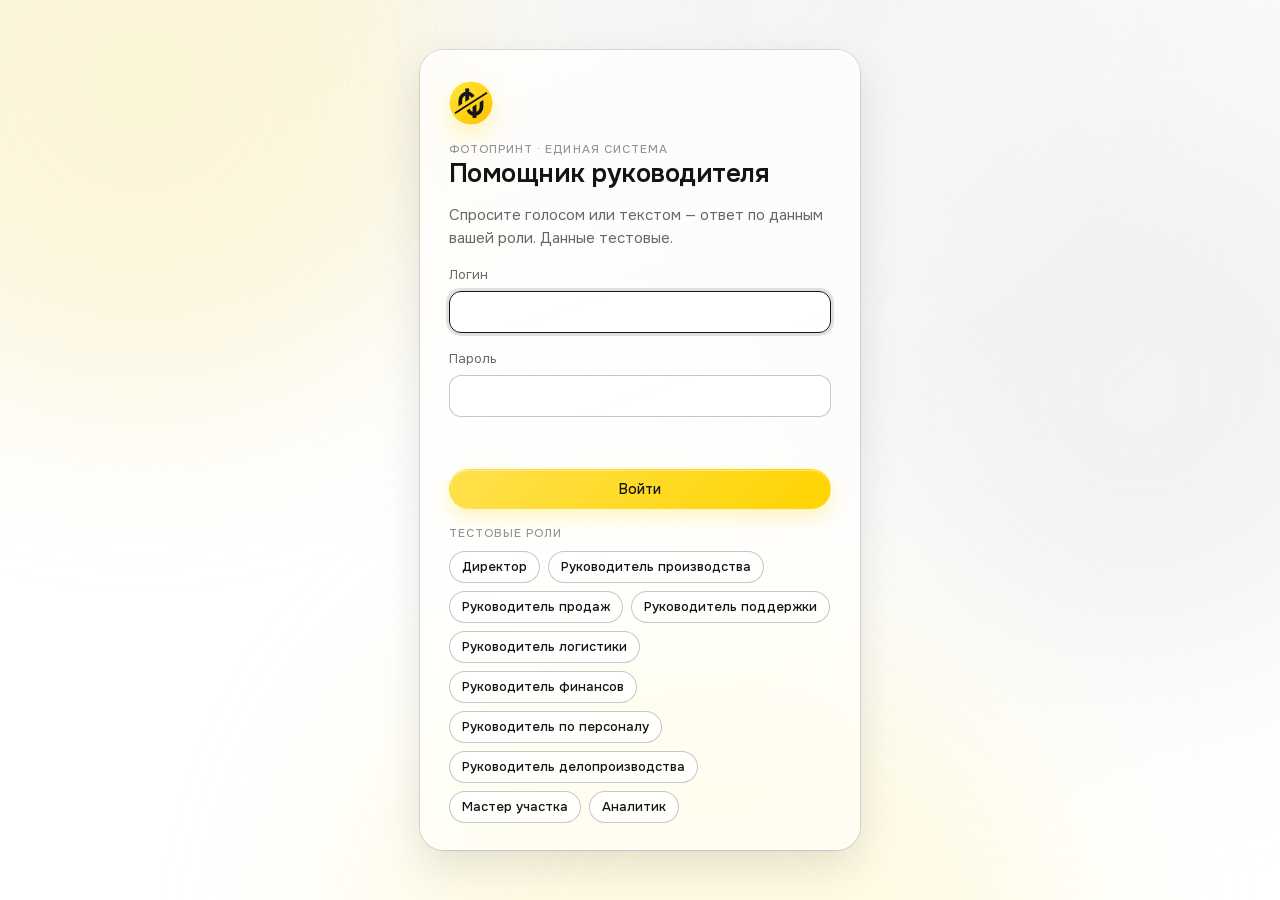
<file: helper/index.html>
<!doctype html>
<html lang="ru">
<head>
<meta charset="utf-8">
<meta name="viewport" content="width=device-width, initial-scale=1, viewport-fit=cover">
<meta name="theme-color" content="#FFFFFF">
<meta name="application-name" content="Помощник руководителя">
<meta name="mobile-web-app-capable" content="yes">
<meta name="apple-mobile-web-app-capable" content="yes">
<meta name="apple-mobile-web-app-title" content="Помощник">
<meta name="apple-mobile-web-app-status-bar-style" content="default">
<meta name="description" content="Помощник руководителя «Фотопринта»: спросите голосом или текстом — ответ по данным вашей роли, с графиком и источником.">
<link rel="manifest" href="/helper/manifest.webmanifest">
<link rel="icon" type="image/png" href="/helper/icon-192.png">
<link rel="apple-touch-icon" href="/helper/apple-touch-icon.png">
<title>Помощник руководителя · Фотопринт</title>
<link rel="stylesheet" href="/shared/fonts/fonts.css">
<link rel="stylesheet" href="/shared/glass.css">
<link rel="stylesheet" href="/t1/style.css">
<link rel="stylesheet" href="/t1/studio.css">
</head>
<body>
<div class="aurora" aria-hidden="true"><i></i><i></i><i></i></div>
<div id="app"></div>
<div id="layer"></div>
<div id="toasts" role="status" aria-live="polite"></div>
<noscript>Для работы помощника нужен включённый JavaScript.</noscript>
<!-- Это тот же пульт, открытый сразу на помощнике: вход, роли и права — общие. Вход на телефоне запоминается. -->
<script>window.FP_START = 'assistant';</script>
<script src="/t1/studio.js"></script>
<script src="/t1/app.js"></script>
<script src="/shared/install.js"></script>
<script>if ('serviceWorker' in navigator) navigator.serviceWorker.register('/helper/sw.js').catch(() => { });</script>
</body>
</html>
</file>
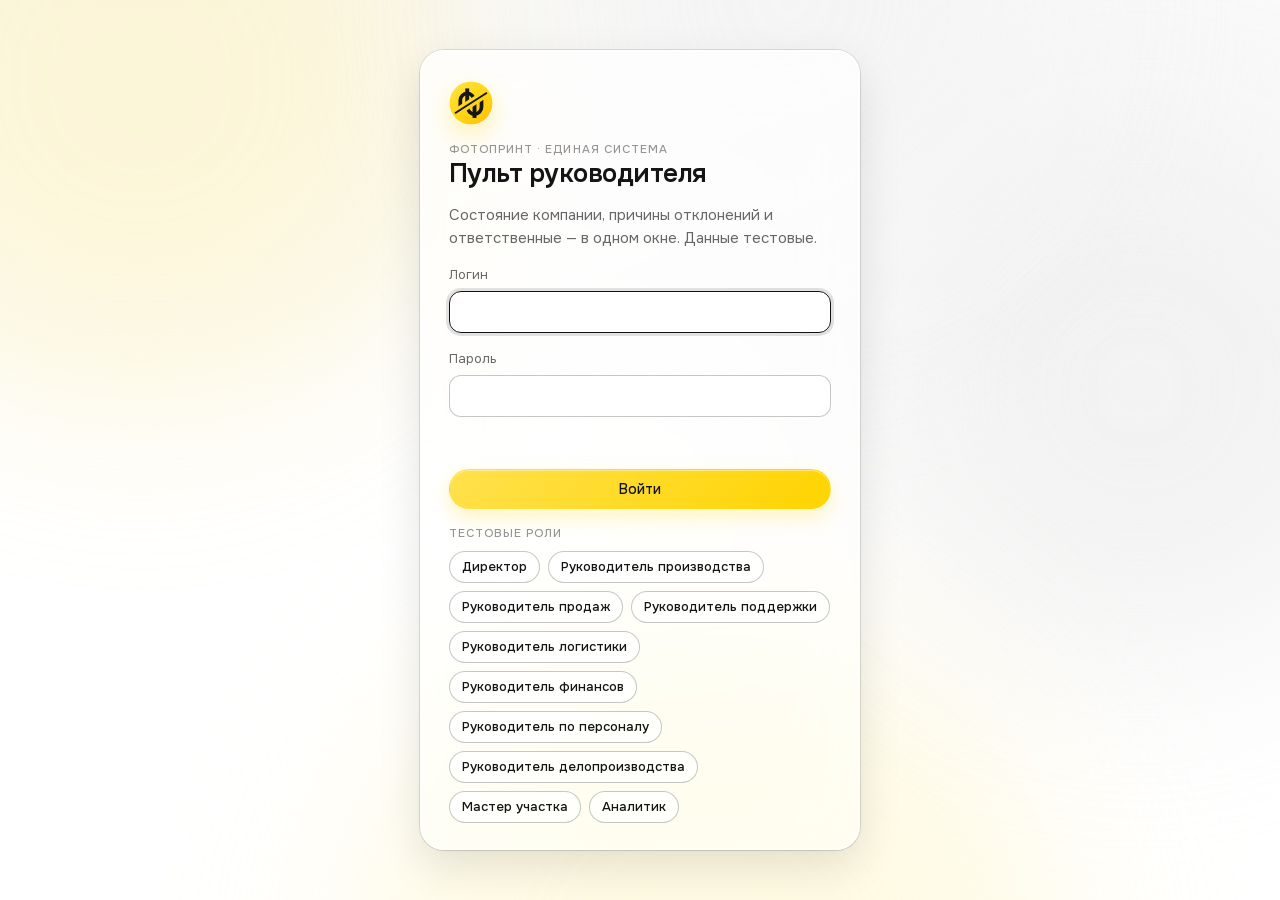
<file: t1/index.html>
<!doctype html>
<html lang="ru">
<head>
<meta charset="utf-8">
<meta name="viewport" content="width=device-width, initial-scale=1, viewport-fit=cover">
<meta name="theme-color" content="#FFFFFF">
<link rel="icon" type="image/svg+xml" href="/shared/brand/fotoprint.svg">
<title>Пульс компании · Фотопринт</title>
<link rel="stylesheet" href="/shared/fonts/fonts.css">
<link rel="stylesheet" href="/shared/glass.css">
<link rel="stylesheet" href="/t1/style.css">
<link rel="stylesheet" href="/t1/studio.css">
</head>
<body>
<div class="aurora" aria-hidden="true"><i></i><i></i><i></i></div>
<div id="app"></div>
<div id="layer"></div>
<div id="toasts" role="status" aria-live="polite"></div>
<noscript>Для работы пульта нужен включённый JavaScript.</noscript>
<script src="/t1/studio.js"></script>
<script src="/t1/app.js"></script>
</body>
</html>
</file>
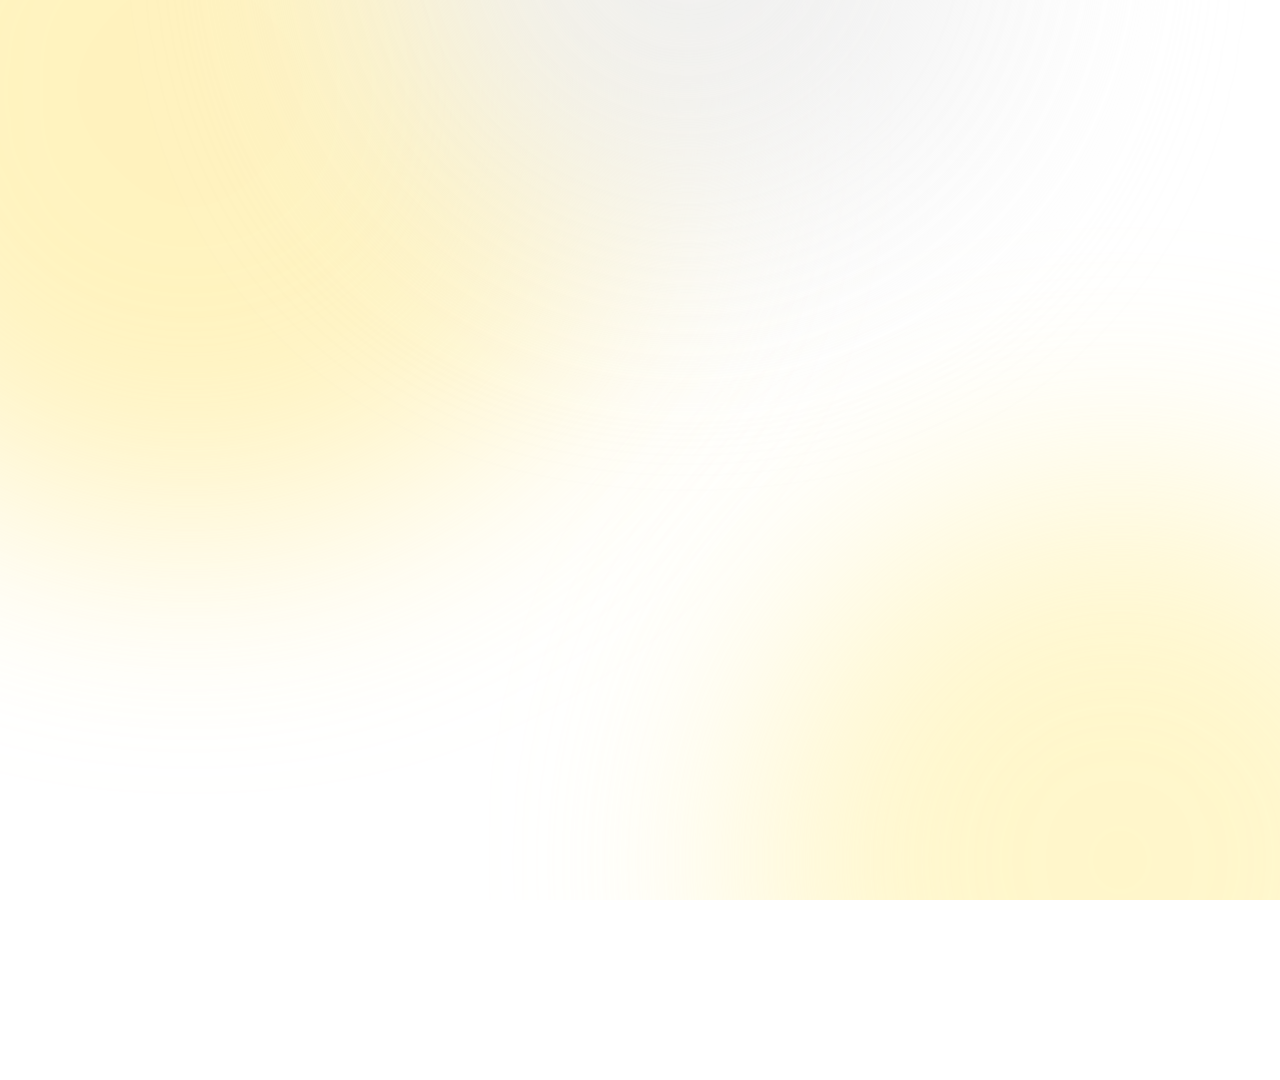
<file: demo-video/comp.html>
<!doctype html>
<html lang="ru">
<head>
<meta charset="utf-8">
<title>Демо-ролик «Фотопринт»</title>
<link rel="stylesheet" href="../shared/fonts/fonts.css">
<style>
  /* Композиция — чистая функция времени: __render(t) расставляет всё по кадру, анимаций по часам нет. */
  :root { --ink: #141414; --ink2: #3a3a3a; --ink3: #6b6b6b; --ink4: #9a9a9a; --y: #FFD400; --y2: #FFE869; --line: rgba(20, 20, 20, .1);
    --sans: 'Onest', system-ui, sans-serif; --mono: 'JetBrains Mono', ui-monospace, monospace; }
  * { box-sizing: border-box; margin: 0; padding: 0; }
  html, body { width: 1920px; height: 1080px; overflow: hidden; background: #fff; }
  body { font-family: var(--sans); color: var(--ink); -webkit-font-smoothing: antialiased; }
  #stage { position: absolute; inset: 0; overflow: hidden; background: #fff; }
  .bg i { position: absolute; border-radius: 50%; filter: blur(120px); }
  .bg .b1 { width: 900px; height: 900px; left: -260px; top: -360px; background: #FFE98A; opacity: .55; }
  .bg .b2 { width: 760px; height: 760px; right: -220px; bottom: -340px; background: #FFF1A8; opacity: .6; }
  .bg .b3 { width: 620px; height: 620px; right: 22%; top: -380px; background: #EFEFEF; opacity: .9; }
  .scene { position: absolute; inset: 0; opacity: 0; will-change: transform, opacity; }

  /* стекло */
  .glass { background: linear-gradient(160deg, rgba(255, 255, 255, .86), rgba(255, 255, 255, .62)); border: 1px solid rgba(255, 255, 255, .9);
    box-shadow: 0 0 0 1px var(--line), 0 30px 90px rgba(0, 0, 0, .12), inset 0 1px 0 #fff; backdrop-filter: blur(24px) saturate(140%); }
  .mark { display: inline-grid; place-items: center; background: linear-gradient(135deg, #FFE14D, #FFD400); color: var(--ink); font-weight: 700; border-radius: 28%; }
  .eyebrow { font: 500 21px var(--mono); letter-spacing: .04em; color: var(--ink3); display: flex; align-items: center; gap: 12px; }
  .eyebrow::before { content: ''; width: 12px; height: 12px; border-radius: 50%; background: var(--y); box-shadow: 0 0 0 1px rgba(20, 20, 20, .25); }
  .w { display: inline-block; white-space: pre; will-change: transform, opacity, filter; }

  /* окно браузера */
  .win { position: absolute; left: 256px; top: 22px; width: 1408px; border-radius: 26px; overflow: hidden; }
  .win-bar { height: 46px; display: flex; align-items: center; gap: 9px; padding: 0 20px; border-bottom: 1px solid var(--line); }
  .win-bar i { width: 13px; height: 13px; border-radius: 50%; background: rgba(20, 20, 20, .16); }
  .win-bar span { margin-left: 18px; font: 500 15px var(--mono); color: var(--ink3); padding: 5px 16px; border-radius: 99px; background: rgba(20, 20, 20, .05); }
  .view { position: relative; width: 1408px; height: 880px; overflow: hidden; background: #fff; }
  .cam { position: absolute; left: 0; top: 0; width: 1408px; height: 880px; transform-origin: 0 0; will-change: transform; }
  .cam img { position: absolute; left: 0; top: 0; width: 1408px; height: 880px; display: block; }
  .cursor { position: absolute; left: 0; top: 0; width: 30px; height: 30px; transform-origin: 0 0; filter: drop-shadow(0 3px 6px rgba(0, 0, 0, .3)); }
  .ring { position: absolute; left: 0; top: 0; width: 80px; height: 80px; margin: -40px 0 0 -40px; border-radius: 50%; border: 5px solid var(--y); opacity: 0; }

  /* подпись под окном */
  #cap { position: absolute; left: 256px; right: 256px; top: 968px; height: 100px; display: flex; flex-direction: column; justify-content: center; gap: 8px; }
  #cap .t { font: 600 44px/1.1 var(--sans); letter-spacing: -.025em; white-space: nowrap; }

  /* телефон и текст рядом */
  .phone { position: absolute; width: 416px; height: 900px; border-radius: 64px; background: #101010; padding: 11px; transform-origin: 50% 50%;
    box-shadow: 0 0 0 1px rgba(0, 0, 0, .5), 0 50px 120px rgba(0, 0, 0, .22), 0 12px 30px rgba(0, 0, 0, .12); }
  .phone .scr { position: relative; width: 394px; height: 878px; border-radius: 54px; overflow: hidden; background: var(--top, #fff); }
  .phone img { position: absolute; left: 0; top: 13px; width: 394px; height: 852.6px; display: block; }
  .phone .scr::before { content: ''; position: absolute; inset: 0 0 auto 0; height: 14px; background: var(--top, #fff); z-index: 1; }
  .phone .scr::after { content: ''; position: absolute; left: 50%; top: 10px; width: 104px; height: 28px; margin-left: -52px; border-radius: 99px; background: #101010; z-index: 3; }
  .tap { position: absolute; left: 0; top: 0; width: 76px; height: 76px; margin: -38px 0 0 -38px; border-radius: 50%; background: rgba(255, 212, 0, .55); border: 3px solid rgba(20, 20, 20, .5); opacity: 0; z-index: 2; }
  .side { position: absolute; width: 780px; display: flex; flex-direction: column; gap: 26px; }
  .side h2 { font: 600 76px/1.04 var(--sans); letter-spacing: -.035em; min-height: 240px; position: relative; }
  .side h2 span.line { position: absolute; left: 0; top: 0; width: 100%; }
  .chips { display: flex; gap: 12px; flex-wrap: wrap; }
  .chip { font: 500 22px var(--sans); padding: 12px 22px; border-radius: 99px; background: rgba(255, 255, 255, .8); box-shadow: 0 0 0 1px var(--line); color: var(--ink2); will-change: transform, opacity; }
  .chip.k { background: var(--ink); color: #fff; box-shadow: none; }
  .chip.y { background: var(--y); color: var(--ink); box-shadow: none; }

  /* заставка и финал */
  #intro .c, #outro .c { position: absolute; left: 0; right: 0; top: 0; bottom: 0; display: flex; flex-direction: column; align-items: center; justify-content: center; gap: 34px; text-align: center; }
  #intro .logo { width: 168px; height: 168px; border-radius: 50%; box-shadow: 0 30px 70px rgba(255, 196, 0, .5); }
  #intro h1 { font: 600 92px/1.02 var(--sans); letter-spacing: -.04em; max-width: 1400px; }
  #intro .sub { font: 400 30px var(--sans); color: var(--ink3); }
  #outro .c { flex-direction: row; gap: 110px; text-align: left; }
  #outro h1 { font: 600 104px/1 var(--sans); letter-spacing: -.045em; }
  #outro .url { font: 500 30px var(--mono); color: var(--ink2); margin-top: 26px; }
  #outro .qr { width: 400px; height: 400px; border-radius: 48px; padding: 34px; }
  #outro .qr img { width: 100%; height: 100%; display: block; }
  #outro .brand { display: flex; align-items: center; gap: 16px; font: 600 34px var(--sans); margin-bottom: 30px; }
  #outro .brand .logo { width: 72px; height: 72px; border-radius: 50%; box-shadow: 0 10px 26px rgba(255, 196, 0, .45); }

  /* схема шлюза */
  #gateD .head { position: absolute; left: 150px; top: 96px; display: flex; flex-direction: column; gap: 22px; }
  #gateD h2 { font: 600 80px/1.03 var(--sans); letter-spacing: -.04em; max-width: 1300px; }
  .node { position: absolute; border-radius: 34px; padding: 30px 34px; display: flex; flex-direction: column; gap: 10px; will-change: transform, opacity; }
  .node b { font: 600 34px/1.1 var(--sans); letter-spacing: -.02em; }
  .node small { font: 400 22px/1.3 var(--sans); color: var(--ink3); }
  .node.k { background: var(--ink); color: #fff; box-shadow: 0 30px 80px rgba(0, 0, 0, .28); }
  .node.k small { color: rgba(255, 255, 255, .7); }
  .node.k .tag { background: var(--y); color: var(--ink); }
  .tag { align-self: flex-start; font: 500 17px var(--mono); padding: 6px 13px; border-radius: 99px; background: rgba(20, 20, 20, .07); color: var(--ink2); }
  .node.gw { border: 2px solid var(--ink); }
  .node.gw ul { list-style: none; display: flex; flex-direction: column; gap: 9px; margin-top: 4px; }
  .node.gw li { font: 400 22px/1.25 var(--sans); color: var(--ink2); display: flex; gap: 12px; align-items: center; }
  .node.gw li::before { content: ''; width: 9px; height: 9px; border-radius: 50%; background: var(--y); box-shadow: 0 0 0 1px rgba(20, 20, 20, .3); flex: none; }
  #gFlow { position: absolute; inset: 0; transform-origin: 50% 62%; }
  #gateD .lane { position: relative; height: 44px; margin-top: 4px; }
  #gateD .lane p { position: absolute; left: 0; top: 0; font: 500 32px/1.2 var(--sans); letter-spacing: -.01em; color: var(--ink2); white-space: nowrap; }
  .ptag { position: absolute; left: 0; top: 0; font: 500 19px var(--mono); padding: 7px 14px; border-radius: 99px; background: #fff; color: var(--ink); box-shadow: 0 0 0 1.5px var(--ink), 0 10px 24px rgba(0, 0, 0, .14); white-space: nowrap; opacity: 0; }
  .ptag.k { background: var(--y); }
  #wires { position: absolute; inset: 0; }
  #wires path { fill: none; stroke: var(--ink); stroke-width: 2.5; stroke-linecap: round; }
  #wires circle { fill: var(--y); stroke: var(--ink); stroke-width: 2; }
</style>
</head>
<body>
<div id="stage">
  <div class="bg"><i class="b1"></i><i class="b2"></i><i class="b3"></i></div>

  <section class="scene" id="intro"><div class="c">
    <img class="logo" id="iMark" src="assets/fotoprint.svg" alt="">
    <h1 id="iH"></h1>
    <p class="sub" id="iS"></p>
    <div class="chips" id="iChips"><span class="chip y">Пульт руководителя</span><span class="chip">ИИ-помощник</span><span class="chip">Приложение для клиента</span></div>
  </div></section>

  <section class="scene" id="s_pulse"><div class="win glass"><div class="win-bar"><i></i><i></i><i></i><span>Фотопринт · пульт руководителя</span></div>
    <div class="view"><div class="cam" id="camP"><img id="imgP" alt=""><div class="ring" id="ringP"></div><svg class="cursor" id="curP" viewBox="0 0 30 30"><path d="M4 2l20 11-9 2.2-3.4 8.6z" fill="#141414" stroke="#fff" stroke-width="1.8" stroke-linejoin="round"/></svg></div></div></div></section>

  <section class="scene" id="gateD">
    <div class="head"><span class="eyebrow">02 · Защищённый контур</span><h2 id="gH"></h2>
      <div class="lane"><p id="gL0"></p><p id="gL1"></p><p id="gL2"></p></div></div>
    <div id="gFlow"><svg id="wires" viewBox="0 0 1920 1080"><path id="w0" d="M470 690 H640"/><path id="w1" d="M1100 690 C1190 690 1180 500 1290 500"/><path id="w2" d="M1100 690 H1290"/><path id="w3" d="M1100 690 C1190 690 1180 880 1290 880"/>
      <circle id="d1" r="9"/><circle id="d2" r="9"/><circle id="d3" r="9"/></svg>
    <div class="node glass" id="n0" style="left:150px;top:618px;width:320px"><b>Запрос</b><small>вопрос, протокол встречи, документ</small></div>
    <div class="node glass gw" id="n1" style="left:640px;top:520px;width:460px"><span class="tag">ИИ-шлюз</span><b>Одна точка выхода к моделям</b>
      <ul><li>скрывает имена, телефоны, суммы</li><li>выбирает модель по задаче</li><li>ведёт журнал без текста запросов</li></ul></div>
    <div class="node k" id="n2" style="left:1290px;top:412px;width:480px"><span class="tag">закрытый контур</span><b>Локальная модель</b><small>финансы — только здесь, в облако не уходят</small></div>
    <div class="node glass" id="n3" style="left:1290px;top:622px;width:480px"><span class="tag">облако · данные скрыты</span><b>Claude</b><small>сложные разборы</small></div>
    <div class="node glass" id="n4" style="left:1290px;top:804px;width:480px"><span class="tag">облако · данные скрыты</span><b>DeepSeek</b><small>короткие ответы</small></div>
    <span class="ptag" id="gTag"></span></div>
  </section>

  <div id="cap"><span class="eyebrow" id="capE"></span><div class="t" id="capT"></div></div>

  <section class="scene" id="s_helper">
    <div class="side" id="sideH" style="left:170px;top:250px"><span class="eyebrow">03 · Помощник руководителя</span><h2 id="hH"></h2>
      <div class="chips" id="hChips"><span class="chip k">в телефоне, не только на ноутбуке</span><span class="chip">отвечает голосом</span><span class="chip">видит только данные своей роли</span></div></div>
    <div class="phone" id="phH" style="left:1180px;top:90px"><div class="scr"><img id="imgH" alt=""><div class="tap" id="tapH"></div></div></div>
  </section>

  <section class="scene" id="s_app">
    <div class="phone" id="phA" style="left:330px;top:90px"><div class="scr"><img id="imgA" alt=""><div class="tap" id="tapA"></div></div></div>
    <div class="side" id="sideA" style="left:930px;top:250px"><span class="eyebrow">04 · Приложение для клиента</span><h2 id="aH"></h2>
      <div class="chips" id="aChips"><span class="chip y">без установки из магазина</span><span class="chip">проверяет фото само</span><span class="chip">статус — прямо с производства</span></div></div>
  </section>

  <section class="scene" id="outro"><div class="c">
    <div><div class="brand"><img class="logo" src="assets/fotoprint.svg" alt="">Фотопринт</div><h1 id="oH"></h1><p class="url" id="oU">fotoprint.130-49-141-77.sslip.io/get</p>
      <div class="chips" id="oChips" style="margin-top:34px"><span class="chip y">Пульт</span><span class="chip k">Помощник</span><span class="chip">Приложение</span></div></div>
    <div class="qr glass" id="oQ"><img src="assets/qr.svg" alt=""></div>
  </div></section>
</div>

<script>
'use strict';
const $ = (id) => document.getElementById(id);
const clamp = (x, a = 0, b = 1) => Math.min(b, Math.max(a, x));
const prog = (t, a, b) => clamp((t - a) / (b - a));
const io = (k) => (k < .5 ? 4 * k * k * k : 1 - Math.pow(-2 * k + 2, 3) / 2);           // плавный разгон и остановка
const out = (k) => 1 - Math.pow(1 - k, 4);                                               // мягкое торможение
const lerp = (a, b, k) => a + (b - a) * k;
let E = null, BASE = '';
const pending = [];

/* текст по словам: каждое слово приходит из размытия снизу вверх */
function words(el, text) { if (el.dataset.txt === text) return; el.dataset.txt = text; el.innerHTML = text.split(' ').map((w) => `<span class="w">${w} </span>`).join(''); }
function reveal(el, t, t0, tOut = 1e9, step = .055, dur = .5) {
  const ws = el.children, fade = 1 - prog(t, tOut - .3, tOut);
  for (let i = 0; i < ws.length; i++) {
    const k = out(prog(t, t0 + i * step, t0 + i * step + dur));
    ws[i].style.opacity = (k * fade).toFixed(3);
    ws[i].style.transform = `translateY(${((1 - k) * 34).toFixed(1)}px)`;
    ws[i].style.filter = k < 1 ? `blur(${((1 - k) * 9).toFixed(1)}px)` : '';
  }
}
function pop(el, t, t0, dur = .55, dy = 26) { const k = out(prog(t, t0, t0 + dur)); el.style.opacity = k.toFixed(3); el.style.transform = `translateY(${((1 - k) * dy).toFixed(1)}px) scale(${lerp(.96, 1, k).toFixed(4)})`; }
function chips(box, t, t0, gap = .13) { [...box.children].forEach((c, i) => pop(c, t, t0 + i * gap, .5, 18)); }

/* сцена целиком: появление снизу, уход с лёгким увеличением */
function scene(el, t, t0, t1, fin = .5, fout = .38) {
  if (t < t0 - .02 || t > t1 + .02) { el.style.opacity = 0; el.style.visibility = 'hidden'; return false; }
  el.style.visibility = 'visible';
  const a = out(prog(t, t0, t0 + fin)), b = io(prog(t, t1 - fout, t1));
  el.style.opacity = (a * (1 - b)).toFixed(3);
  el.style.transform = `translateY(${((1 - a) * 46).toFixed(1)}px) scale(${(lerp(.975, 1, a) + b * .035).toFixed(4)})`;
  return true;
}
const srcTime = (pcs, t) => { for (const [T0, T1, s0, s1] of pcs) if (t <= T1) return t <= T0 ? s0 : lerp(s0, s1, (t - T0) / (T1 - T0)); const p = pcs[pcs.length - 1]; return p[3]; };
function frame(img, name, t) {
  const fr = E.shots[name].frames, ts = srcTime(E.scenes[name], t);
  let lo = 0, hi = fr.length - 1;
  while (lo < hi) { const m = (lo + hi + 1) >> 1; if (fr[m][0] <= ts) lo = m; else hi = m - 1; }
  const url = BASE + name + '/' + fr[lo][1];
  if (img.dataset.url !== url) { img.dataset.url = url; img.src = url; pending.push(img.decode().catch(() => { })); }
}
/* камера внутри окна: точка страницы (x, y) в центре кадра, приближение z */
function camera(cam, keys, t, sw) {
  let a = keys[0], b = keys[keys.length - 1];
  for (let i = 0; i < keys.length - 1; i++) if (t >= keys[i][0] && t <= keys[i + 1][0]) { a = keys[i]; b = keys[i + 1]; break; }
  if (t <= keys[0][0]) b = a; if (t >= keys[keys.length - 1][0]) a = b;
  const k = a === b ? 0 : io(prog(t, a[0], b[0])), z = lerp(a[3], b[3], k), sc = 1408 / sw;
  const hw = sw / 2 / z, hh = 900 * (sw / 1440) / 2 / z;
  const x = clamp(lerp(a[1], b[1], k), hw, sw - hw), y = clamp(lerp(a[2], b[2], k), hh, 900 - hh);
  cam.style.transform = `translate(${(704 - z * x * sc).toFixed(2)}px, ${(440 - z * y * sc).toFixed(2)}px) scale(${z.toFixed(4)})`;
  return z;
}
function cursor(cur, ring, list, t, z, sw) {
  const sc = 1408 / sw; let x = 930, y = 520, click = null;
  for (const m of list) {
    if (m.type === 'move') { if (t >= m.Tend) { x = m.x; y = m.y; } else if (t > m.T) { const k = io(prog(t, m.T, m.Tend)); x = lerp(x, m.x, k); y = lerp(y, m.y, k); } }
    else if (m.type === 'click' && t >= m.T && t < m.T + .6) click = m;
  }
  const press = click ? 1 - .22 * Math.sin(Math.PI * prog(t, click.T, click.T + .25)) : 1;
  cur.style.transform = `translate(${(x * sc).toFixed(2)}px, ${(y * sc).toFixed(2)}px) scale(${(press * 1.25 / z).toFixed(4)})`;
  if (click) { const k = out(prog(t, click.T, click.T + .6)); ring.style.opacity = (1 - k).toFixed(3); ring.style.transform = `translate(${(click.x * sc).toFixed(1)}px, ${(click.y * sc).toFixed(1)}px) scale(${(lerp(.2, 1.15, k) / z).toFixed(4)})`; }
  else ring.style.opacity = 0;
}
function taps(el, list, t, w) {
  const sc = 394 / w; const m = list.find((x) => t >= x.T - .02 && t < x.T + .5);
  if (!m) { el.style.opacity = 0; return; }
  const k = out(prog(t, m.T, m.T + .5));
  el.style.opacity = (.9 * (1 - k)).toFixed(3);
  el.style.transform = `translate(${(m.x * sc).toFixed(1)}px, ${(13 + m.y * sc).toFixed(1)}px) scale(${lerp(.35, 1.25, k).toFixed(3)})`;
}
/* заголовок сбоку: фразы сменяют друг друга */
function phases(h, list, t) {
  if (!h.dataset.ready) { h.dataset.ready = 1; h.innerHTML = list.map(() => '<span class="line"></span>').join(''); list.forEach((p, i) => words(h.children[i], p[2])); }
  list.forEach((p, i) => reveal(h.children[i], t, p[0], p[1], .06, .55));
}
function phone(el, t, keys) {
  let a = keys[0], b = keys[keys.length - 1];
  for (let i = 0; i < keys.length - 1; i++) if (t >= keys[i][0] && t <= keys[i + 1][0]) { a = keys[i]; b = keys[i + 1]; break; }
  if (t <= keys[0][0]) b = a; if (t >= keys[keys.length - 1][0]) a = b;
  const k = a === b ? 0 : io(prog(t, a[0], b[0]));
  el.style.transform = `translate(${lerp(a[1], b[1], k).toFixed(1)}px, ${lerp(a[2], b[2], k).toFixed(1)}px) scale(${lerp(a[3], b[3], k).toFixed(4)}) rotate(${lerp(a[4] || 0, b[4] || 0, k).toFixed(3)}deg)`;
}
function wire(id, t, t0, dur = .7) { const p = $(id), len = p.getTotalLength(), k = io(prog(t, t0, t0 + dur)); p.style.strokeDasharray = len; p.style.strokeDashoffset = (len * (1 - k)).toFixed(1); return k; }
function dot(id, pathId, t, t0, period) { const p = $(pathId), len = p.getTotalLength(), d = $(id); if (t < t0) { d.style.opacity = 0; return; } const k = ((t - t0) % period) / period, pt = p.getPointAtLength(len * io(k)); d.style.opacity = Math.sin(Math.PI * k).toFixed(3); d.setAttribute('cx', pt.x.toFixed(1)); d.setAttribute('cy', pt.y.toFixed(1)); }

window.__load = (edl, base) => { E = edl; BASE = base; };
window.__render = (t) => {
  // фон медленно дышит
  const bg = document.querySelectorAll('.bg i');
  bg[0].style.transform = `translate(${(Math.sin(t * .11) * 70).toFixed(1)}px, ${(Math.cos(t * .09) * 50).toFixed(1)}px)`;
  bg[1].style.transform = `translate(${(Math.cos(t * .1) * 80).toFixed(1)}px, ${(Math.sin(t * .13) * 60).toFixed(1)}px)`;

  /* 0–4: заставка */
  if (scene($('intro'), t, 0, 4.0, .01, .45)) {
    const k = out(prog(t, .15, 1.1));
    $('iMark').style.transform = `scale(${lerp(.4, 1, k).toFixed(4)}) rotate(${((1 - k) * -18).toFixed(2)}deg)`;
    $('iMark').style.opacity = k.toFixed(3);
    words($('iH'), 'Одна система — руководителю, команде и клиенту'); reveal($('iH'), t, .75, 1e9, .075, .6);
    words($('iS'), 'Фотопринт · Space Hackathon'); reveal($('iS'), t, 1.7);
    chips($('iChips'), t, 2.0, .16);
  }
  /* 4–16: пульт */
  if (scene($('s_pulse'), t, 4.0, 16.0)) {
    frame($('imgP'), 'pulse', t);
    const z = camera($('camP'), E.cams.pulse, t, 1440);
    cursor($('curP'), $('ringP'), E.cursor.pulse, t, z, 1440);
  }
  /* 16–24: схема шлюза. Сначала собирается, затем три маршрута подсвечиваются по очереди — что куда уходит. */
  if (scene($('gateD'), t, 16.0, 24.0, .45, .38)) {
    words($('gH'), 'Данные не уходят наружу без контроля'); reveal($('gH'), t, 16.15, 1e9, .07, .55);
    pop($('n0'), t, 16.5); wire('w0', t, 16.8, .45); pop($('n1'), t, 16.95, .6);
    wire('w1', t, 17.5, .6); wire('w2', t, 17.6, .5); wire('w3', t, 17.7, .6);
    pop($('n2'), t, 17.75, .6); pop($('n3'), t, 17.95, .55); pop($('n4'), t, 18.1, .55);
    const LANES = [[18.7, 20.4, 'n2', 'w1', 'd1', 'как есть', 'Финансы — только локальная модель. В облако не уходят'],
      [20.4, 22.1, 'n3', 'w2', 'd2', '[ФИО_1] · [СУММА_2]', 'Сложные разборы — Claude. Имена и суммы заменены метками'],
      [22.1, 23.9, 'n4', 'w3', 'd3', '[ТЕЛЕФОН_1]', 'Короткие ответы — DeepSeek. Каждое обращение — в журнале']];
    const live = LANES.find((l) => t >= l[0] && t < l[1]);
    LANES.forEach((l, i) => {
      const on = io(prog(t, l[0], l[0] + .35)) * (1 - io(prog(t, l[1] - .3, l[1]))), any = io(prog(t, 18.7, 19.05));
      const n = $(l[2]), base = out(prog(t, [17.75, 17.95, 18.1][i], [17.75, 17.95, 18.1][i] + .6));
      n.style.opacity = (base * lerp(1, .38, any * (1 - on))).toFixed(3);
      n.style.transform = `translateY(${((1 - base) * 26).toFixed(1)}px) scale(${(lerp(.96, 1, base) + on * .05).toFixed(4)})`;
      n.style.boxShadow = on > .02 ? `0 0 0 ${(4 * on).toFixed(1)}px #FFD400, 0 30px 80px rgba(0, 0, 0, ${(.12 + .12 * on).toFixed(3)})` : '';
      $(l[3]).style.opacity = lerp(1, .22, any * (1 - on)).toFixed(3);
      $(l[3]).style.strokeWidth = (2.5 + 1.5 * on).toFixed(2);
      $(l[4]).style.opacity = 0;
      words($('gL' + i), l[6]); reveal($('gL' + i), t, l[0] + .1, l[1], .045, .45);
    });
    const tag = $('gTag');
    if (live) {                                            // по активному маршруту идёт «посылка»: что именно уходит модели
      const p = $(live[3]), len = p.getTotalLength(), k = ((t - live[0]) % 1.15) / 1.15, pt = p.getPointAtLength(len * io(k)), d = $(live[4]);
      d.style.opacity = Math.sin(Math.PI * k).toFixed(3); d.setAttribute('cx', pt.x.toFixed(1)); d.setAttribute('cy', pt.y.toFixed(1));
      tag.style.opacity = 0;                               // что именно уходит модели — сказано строкой под заголовком
    } else tag.style.opacity = 0;
    const g = $('gFlow'), z = lerp(1, 1.045, io(prog(t, 18.6, 23.9)));             // едва заметный наезд
    g.style.transform = `translate(0px, 34px) scale(${(1.09 * z).toFixed(4)})`;
  }
  /* подпись под окном */
  const c = E.captions.find((x) => t >= x[0] - .02 && t <= x[1] + .02);
  $('cap').style.visibility = c ? 'visible' : 'hidden';
  if (c) { $('capE').textContent = c[2]; $('capE').style.opacity = (out(prog(t, c[0], c[0] + .4)) * (1 - prog(t, c[1] - .3, c[1]))).toFixed(3); words($('capT'), c[3]); reveal($('capT'), t, c[0] + .05, c[1], .05, .5); }

  /* 24–36: помощник */
  if (scene($('s_helper'), t, 24.0, 36.0)) {
    frame($('imgH'), 'helper', t);
    taps($('tapH'), E.taps.helper, t, 390);
    phone($('phH'), t, [[24.0, 0, 0, 1, 2.5], [25.4, 0, 0, 1, 0], [26.6, -40, 0, 1.06, -1.2], [28.4, -40, 0, 1.06, -1.2], [29.2, 0, 0, 1, 0], [32.2, 0, 0, 1, 0], [33.0, -50, 0, 1.08, -1.5], [36.0, -50, 0, 1.08, -1.5]]);
    pop($('sideH').children[0], t, 24.25);
    phases($('hH'), [[24.4, 28.4, 'Спросите голосом — ответит по вашим данным'], [28.6, 32.2, 'На встрече слушает весь разговор'], [32.4, 99, 'И сразу отдаёт отчёт: решения, поручения, сроки']], t);
    chips($('hChips'), t, 25.3, .22);
  }
  /* 36–48: приложение */
  if (scene($('s_app'), t, 36.0, 48.0)) {
    frame($('imgA'), 'app', t);
    $('phA').style.setProperty('--top', t > 36.4 && t < 37.75 ? '#0b0b0c' : '#fff');      // тёмный верх — только пока на экране тёмная заставка
    taps($('tapA'), E.taps.app, t, 390);
    phone($('phA'), t, [[36.0, 0, 0, 1, -2.5], [37.4, 0, 0, 1, 0], [39.5, 30, 0, 1.05, 1], [41.5, 30, 0, 1.05, 1], [42.2, 0, 0, 1, 0], [43.4, 0, 0, 1, 0], [44.4, 50, 0, 1.09, 1.4], [48.0, 50, 0, 1.09, 1.4]]);
    pop($('sideA').children[0], t, 36.25);
    phases($('aH'), [[36.4, 39.4, 'Заказ печати — за пару касаний'], [39.6, 43.3, 'Само находит слабые кадры и считает цену'], [43.5, 99, 'Клиент видит, на каком этапе его заказ']], t);
    chips($('aChips'), t, 37.3, .22);
  }
  /* 48–53: финал */
  if (scene($('outro'), t, 48.0, 54.0, .5, .3)) {
    words($('oH'), 'Попробуйте сами'); reveal($('oH'), t, 48.2, 1e9, .09, .6);
    pop($('oU'), t, 49.0); chips($('oChips'), t, 49.3, .15);
    const k = out(prog(t, 48.5, 49.5));
    $('oQ').style.opacity = k.toFixed(3);
    $('oQ').style.transform = `translateY(${((1 - k) * 50).toFixed(1)}px) rotate(${((1 - k) * 6).toFixed(2)}deg) scale(${lerp(.9, 1, k).toFixed(4)})`;
  }
};
window.__settle = async () => { const p = pending.splice(0); await Promise.all(p); await new Promise((r) => requestAnimationFrame(() => requestAnimationFrame(r))); };
document.fonts.ready.then(() => Promise.all([document.fonts.load('600 40px Onest'), document.fonts.load('500 20px "JetBrains Mono"'), document.fonts.load('400 20px Onest'), document.fonts.load('700 40px Onest')])).then(() => { window.__fontsReady = true; });
</script>
</body>
</html>
</file>
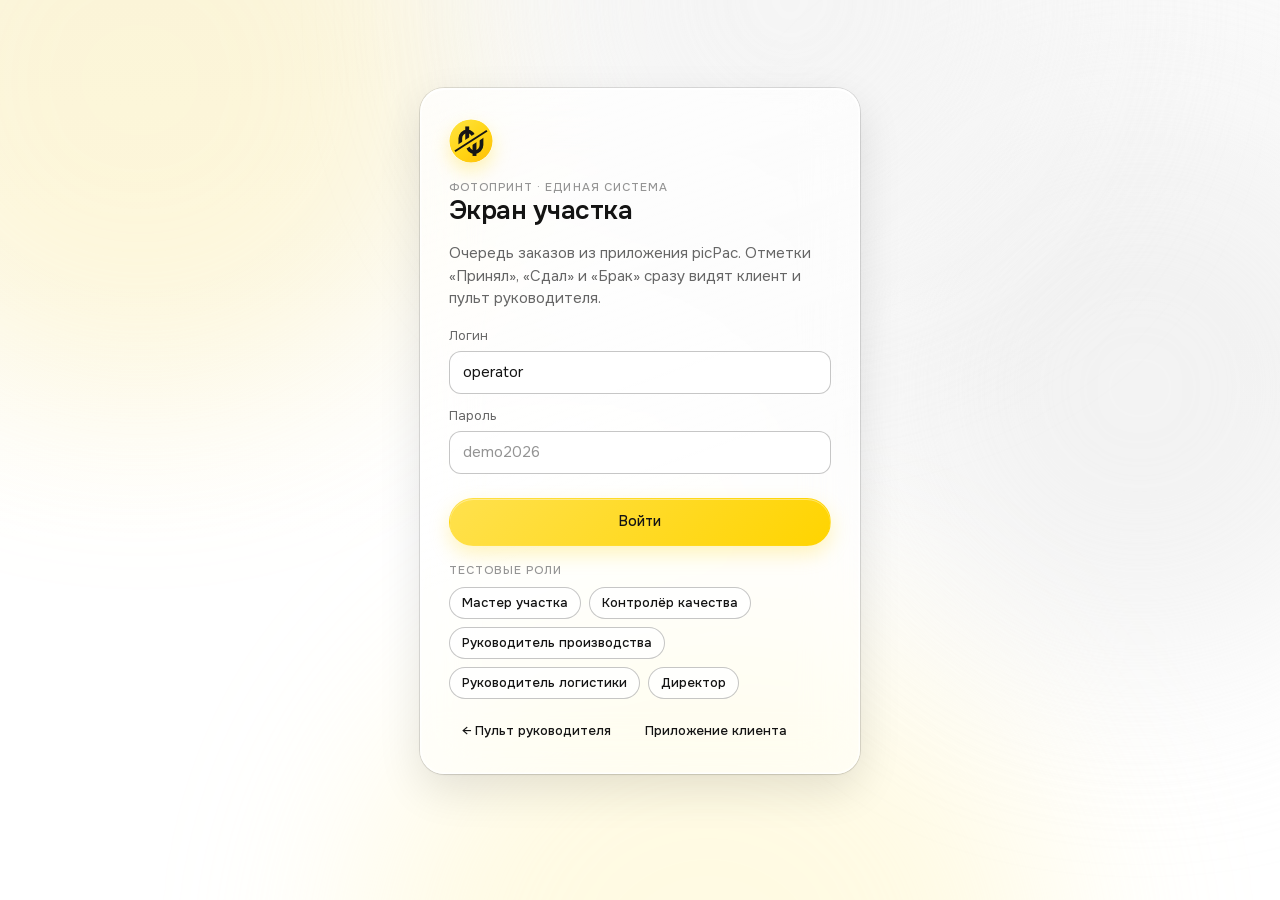
<file: t2/admin.html>
<!doctype html>
<html lang="ru">
<head>
<meta charset="utf-8">
<meta name="viewport" content="width=device-width, initial-scale=1, viewport-fit=cover">
<meta name="theme-color" content="#FFFFFF">
<title>Экран участка · Фотопринт</title>
<link rel="icon" href="/t2/icon-192.png" type="image/png">
<link rel="stylesheet" href="/shared/fonts/fonts.css">
<link rel="stylesheet" href="/shared/glass.css">
<style>
  /* Экран участка — в оформлении пульта (shared/glass.css). Кнопки крупные: с ним работают стоя, с телефона или планшета. */
  .wrap { max-width: 860px; margin: 0 auto; padding: 16px 16px 72px; display: flex; flex-direction: column; gap: 16px; }
  .logo { display: inline-grid; place-items: center; width: 44px; height: 44px; border-radius: 14px; background: var(--grad); color: #fff; font-weight: 700; font-size: 20px;
    box-shadow: inset 0 1px 0 rgba(255, 255, 255, .45), 0 8px 18px rgba(255, 212, 0, .28); flex: none; }
  .login { width: min(440px, 100%); margin: 8vh auto 0; padding: 30px 28px 26px; display: flex; flex-direction: column; gap: 16px; }
  .login h1 { font-size: 26px; font-weight: 600; letter-spacing: -.02em; line-height: 1.15; }
  .roles { display: flex; flex-wrap: wrap; gap: 8px; }
  .topbar { display: flex; align-items: center; gap: 10px; padding: 10px 12px 10px 14px; border-radius: 22px; flex-wrap: wrap; position: sticky; top: 12px; z-index: 5; }
  .topbar .logo { width: 36px; height: 36px; border-radius: 12px; font-size: 16px; }
  .topbar b { font-size: 15px; font-weight: 600; } .topbar small { display: block; color: var(--ink3); font-size: 12.5px; }
  .spacer { flex: 1; }
  .head h1 { font-size: clamp(26px, 5vw, 34px); font-weight: 600; letter-spacing: -.025em; line-height: 1.1; }
  .head p { color: var(--ink3); margin-top: 6px; }
  .kpis { display: grid; grid-template-columns: repeat(3, minmax(0, 1fr)); gap: 12px; }
  .kpi { padding: 14px 16px; } .kpi b { display: block; font: 600 28px/1.1 var(--mono); letter-spacing: -.03em; } .kpi small { color: var(--ink3); font-size: 13px; }
  .seg { display: inline-flex; padding: 3px; border-radius: 999px; background: var(--track); align-self: flex-start; }
  .seg button { border: 0; background: transparent; min-height: 40px; padding: 0 16px; border-radius: 999px; font-size: 14.5px; color: var(--ink3); font-weight: 500; }
  .seg button[aria-pressed="true"] { background: #fff; color: var(--ink); box-shadow: 0 1px 3px rgba(0, 0, 0, .12); }
  .ord { padding: 16px 18px; display: flex; flex-direction: column; gap: 14px; border-left: 3px solid transparent; }
  .ord.work { border-left-color: var(--accent); } .ord.bad { border-left-color: var(--bad); }
  .ord .top { display: flex; justify-content: space-between; gap: 12px; align-items: flex-start; }
  .ord .no { font: 600 20px var(--mono); letter-spacing: -.03em; }
  .ord small { color: var(--ink3); display: block; font-size: 14px; line-height: 1.4; }
  .ord .st { display: flex; flex-direction: column; align-items: flex-end; gap: 6px; flex: none; }
  .acts { display: grid; grid-template-columns: 1fr 1fr auto; gap: 8px; }
  .acts .btn { min-height: 52px; font-size: 16px; }
  .btn-bad { color: var(--bad); }
  .err { color: var(--bad); font-size: 14.5px; }
  .empty { padding: 28px; text-align: center; color: var(--ink3); }
  .src { font-size: 12.5px; color: var(--ink3); }
  .live { color: var(--ok); background: var(--ok-bg); } .live i { animation: blink 2.4s ease-in-out infinite; } @keyframes blink { 50% { opacity: .35; } }
  #toast { position: fixed; left: 50%; bottom: 24px; transform: translate(-50%, 16px); opacity: 0; background: var(--tip); color: #fff; padding: 12px 18px; border-radius: 16px;
    font-size: 14.5px; transition: opacity .2s, transform .25s var(--ease); pointer-events: none; z-index: 50; }
  #toast.show { opacity: 1; transform: translate(-50%, 0); }
  @media (max-width: 560px) { .kpis { grid-template-columns: 1fr 1fr 1fr; gap: 8px; } .kpi { padding: 12px; } .kpi b { font-size: 22px; } .acts { grid-template-columns: 1fr 1fr; } .acts .btn-bad { grid-column: 1 / -1; min-height: 44px; } }
</style>
</head>
<body>
<div class="aurora" aria-hidden="true"><i></i><i></i><i></i></div>
<main class="wrap" id="app"></main>
<div id="toast" role="status"></div>
<script>
(function () {
  const $ = (s) => document.querySelector(s);
  const esc = (s) => String(s == null ? '' : s).replace(/[&<>"']/g, (c) => ({ '&': '&amp;', '<': '&lt;', '>': '&gt;', '"': '&quot;', "'": '&#39;' }[c]));
  const ss = { get: (k) => { try { return sessionStorage.getItem(k); } catch (e) { return null; } }, set: (k, v) => { try { v == null ? sessionStorage.removeItem(k) : sessionStorage.setItem(k, v); } catch (e) { /* закрытое окно */ } } };
  // вход общий с пультом: если человек пришёл оттуда в этой же вкладке, второй раз пароль не спрашиваем (права всё равно проверяет сервер)
  const S = { tok: ss.get('pp_staff') || ss.get('fp-token'), user: null, data: null, err: '', filter: 'mine', busy: false };
  const NAME = { accepted: 'Принят', moderation: 'Модерация', production: 'Производство', quality: 'Контроль качества', shipped: 'Передача в доставку', done: 'Выдача' };
  const STATE = { pending: ['ждёт', 'chip-warn'], started: ['в работе', 'chip-ok'], defect: ['брак', 'chip-bad'], passed: ['сдан', ''] };
  const DEMO = [['operator', 'Мастер участка'], ['quality', 'Контролёр качества'], ['production', 'Руководитель производства'], ['logistics', 'Руководитель логистики'], ['director', 'Директор']];
  const plural = (n, a, b, c) => { const x = Math.abs(n) % 100, y = x % 10; return x > 10 && x < 20 ? c : y > 1 && y < 5 ? b : y === 1 ? a : c; };
  let tt; const toast = (t) => { const el = $('#toast'); el.textContent = t; el.classList.add('show'); clearTimeout(tt); tt = setTimeout(() => el.classList.remove('show'), 2400); };

  async function call(method, path, body) {
    const r = await fetch(path, { method, headers: Object.assign({ 'Content-Type': 'application/json' }, S.tok ? { Authorization: 'Bearer ' + S.tok } : {}), body: body ? JSON.stringify(body) : undefined });
    const d = await r.json().catch(() => ({}));
    if (!r.ok) throw Object.assign(new Error(d.error || 'Ошибка сервера (' + r.status + ')'), { status: r.status });
    return d;
  }
  async function load(quiet) {
    if (!S.tok) return draw();
    try { S.user = S.user || await call('GET', '/api/me'); S.data = await call('GET', '/api/app/staff/orders'); if (!quiet) S.err = ''; }
    catch (e) {
      if (e.status === 401) { S.tok = null; ss.set('pp_staff', null); S.err = ''; }
      else if (e.status === 403) { S.tok = null; ss.set('pp_staff', null); S.err = 'Этот экран — для сотрудников производства и логистики. Войдите под рабочей учётной записью.'; }
      else S.err = e instanceof TypeError ? 'Нет связи с сервером. Список ниже мог устареть — обновим сами, когда связь вернётся.' : e.message;
      if (!S.tok) S.data = null;
    }
    draw();
  }
  function loginForm(a) {
    a.innerHTML = `<section class="glass login"><img class="logo" src="/shared/brand/fotoprint.svg" alt="">
      <div><p class="eyebrow">Фотопринт · единая система</p><h1>Экран участка</h1></div>
      <p class="muted">Очередь заказов из приложения picPac. Отметки «Принял», «Сдал» и «Брак» сразу видят клиент и пульт руководителя.</p>
      <form id="f" style="display:flex;flex-direction:column;gap:12px"><label class="field">Логин<input class="input" id="lg" value="operator" autocomplete="username"></label>
        <label class="field">Пароль<input class="input" id="pw" type="password" placeholder="demo2026" autocomplete="current-password"></label>
        <p class="err" role="alert">${esc(S.err)}</p><button class="btn btn-primary" type="submit" style="min-height:48px">Войти</button></form>
      <div><p class="eyebrow" style="margin-bottom:8px">Тестовые роли</p><div class="roles">${DEMO.map(([l, n]) => `<button class="btn btn-sm" type="button" data-l="${l}">${n}</button>`).join('')}</div></div>
      <div class="roles"><a class="btn btn-sm btn-ghost" href="/t1/">← Пульт руководителя</a><a class="btn btn-sm btn-ghost" href="/t2/">Приложение клиента</a></div></section>`;
    const enter = async (login, password) => {
      try { const d = await call('POST', '/api/login', { login, password }); S.tok = d.token; S.user = d.user; ss.set('pp_staff', d.token); S.err = ''; load(); }
      catch (er) { S.err = er instanceof TypeError ? 'Нет связи с сервером. Проверьте сеть и попробуйте ещё раз.' : er.message; draw(); }
    };
    $('#f').onsubmit = (e) => { e.preventDefault(); enter($('#lg').value.trim(), $('#pw').value); };
    a.querySelectorAll('[data-l]').forEach((b) => { b.onclick = () => enter(b.dataset.l, 'demo2026'); });
  }
  function draw() {
    const a = $('#app');
    if (!S.tok || !S.data) return loginForm(a);
    const D = S.data, mine = D.orders.filter((o) => o.can), list = S.filter === 'mine' ? mine : D.orders;
    const work = mine.filter((o) => o.stage_status === 'started').length, wait = mine.filter((o) => o.stage_status === 'pending').length, bad = D.orders.filter((o) => o.stage_status === 'defect').length;
    const y = window.scrollY;
    a.innerHTML = `<header class="glass topbar"><img class="logo" src="/shared/brand/fotoprint.svg" alt=""><div><b>${esc(S.user.name)}</b><small>${esc(S.user.title)}</small></div><span class="spacer"></span>
        <span class="chip live"><i></i>обновляется само</span><a class="btn btn-sm" href="/t1/">Пульт</a><button class="btn btn-sm btn-ghost" id="out">Выйти</button></header>
      <div class="head"><p class="eyebrow">Заказы из приложения picPac</p><h1>${D.stages.length ? 'Мои этапы: ' + D.stages.map((s) => NAME[s].toLowerCase()).join(', ') : 'Очередь заказов — только просмотр'}</h1>
        <p>Нажмите «Принял», когда берёте заказ в работу, и «Сдал», когда передаёте дальше. По этим отметкам пульт считает время участка.</p></div>
      <div class="kpis"><div class="glass-flat kpi"><b>${wait}</b><small>ждут вас</small></div><div class="glass-flat kpi"><b>${work}</b><small>у вас в работе</small></div><div class="glass-flat kpi"><b class="${bad ? 'st-bad' : ''}">${bad}</b><small>с браком, все этапы</small></div></div>
      <div class="seg" role="group" aria-label="Какие заказы показать"><button data-f="mine" aria-pressed="${S.filter === 'mine'}">Мои этапы · ${mine.length}</button><button data-f="all" aria-pressed="${S.filter === 'all'}">Все · ${D.orders.length}</button></div>
      ${S.err ? `<p class="err" role="alert">${esc(S.err)}</p>` : ''}
      ${list.map((o) => { const st = STATE[o.stage_status] || ['', '']; return `<article class="glass ord ${o.stage_status === 'started' ? 'work' : o.stage_status === 'defect' ? 'bad' : ''}">
        <div class="top"><div><div class="no">${esc(o.number)}</div><small>${(o.items || []).map((i) => esc(i.name) + ' × ' + i.qty).join(', ')} · ${o.photos} фото</small><small>${esc(o.pickup_point ? o.pickup_point.name : (o.delivery || {}).name || '')}</small></div>
          <div class="st"><span class="chip">${esc(NAME[o.stage] || o.stage)}</span>${st[0] ? `<span class="chip ${st[1]}"><i></i>${st[0]}</span>` : ''}</div></div>
        ${o.can ? `<div class="acts"><button class="btn btn-accent" data-a="accept" data-id="${o.id}" ${o.stage_status === 'started' ? 'disabled' : ''}>Принял</button><button class="btn btn-primary" data-a="handoff" data-id="${o.id}" ${o.stage_status !== 'started' ? 'disabled' : ''}>Сдал</button><button class="btn btn-bad" data-a="defect" data-id="${o.id}" data-no="${esc(o.number)}">Брак</button></div>` : '<small>Этот этап отмечает другой участок.</small>'}</article>`; }).join('')
        || `<div class="glass-flat empty">${S.filter === 'mine' ? 'На ваших этапах заказов нет. Новые появятся здесь сами.' : 'Заказов из приложения пока нет.'}</div>`}
      <p class="src">Данные тестовые. Каждая отметка пишется в журнал действий: кто, когда, какой заказ и этап.</p>`;
    window.scrollTo(0, y);
    $('#out').onclick = () => { S.tok = null; S.data = null; S.user = null; S.err = ''; ss.set('pp_staff', null); ss.set('fp-token', null); draw(); };
    a.querySelectorAll('[data-f]').forEach((b) => { b.onclick = () => { S.filter = b.dataset.f; draw(); }; });
    a.querySelectorAll('[data-a]').forEach((b) => {
      b.onclick = async () => {
        if (S.busy) return;
        if (b.dataset.a === 'defect' && !confirm('Отметить брак по заказу ' + b.dataset.no + '? Клиент увидит, что заказ переделывают.')) return;
        S.busy = true; b.disabled = true;
        try { await call('POST', '/api/app/staff/orders/' + b.dataset.id + '/mark', { action: b.dataset.a }); S.err = ''; toast({ accept: 'Взяли в работу', handoff: 'Передали дальше', defect: 'Брак отмечен' }[b.dataset.a]); }
        catch (e) { S.err = e instanceof TypeError ? 'Нет связи с сервером — отметка не сохранилась. Нажмите ещё раз, когда связь вернётся.' : e.message; }
        S.busy = false; load(true);
      };
    });
  }
  load();
  setInterval(() => { if (S.tok && !S.busy && !document.hidden) load(true); }, 5000);
})();
</script>
</body>
</html>
</file>
<file: shared/fonts/fonts.css>
/* Onest и JetBrains Mono (SIL Open Font License 1.1) — копия с Google Fonts на своём сервере:
   посетитель не отправляет свой IP в Google. Браузер качает только нужные алфавиты (unicode-range). */
/* cyrillic-ext */
@font-face {
  font-family: 'JetBrains Mono';
  font-style: normal;
  font-weight: 400;
  font-display: swap;
  src: url(./jetbrainsmono-a07c36cf8a.woff2) format('woff2');
  unicode-range: U+0460-052F, U+1C80-1C8A, U+20B4, U+2DE0-2DFF, U+A640-A69F, U+FE2E-FE2F;
}
/* cyrillic */
@font-face {
  font-family: 'JetBrains Mono';
  font-style: normal;
  font-weight: 400;
  font-display: swap;
  src: url(./jetbrainsmono-add2d251bd.woff2) format('woff2');
  unicode-range: U+0301, U+0400-045F, U+0490-0491, U+04B0-04B1, U+2116;
}
/* greek */
@font-face {
  font-family: 'JetBrains Mono';
  font-style: normal;
  font-weight: 400;
  font-display: swap;
  src: url(./jetbrainsmono-2565db8a3e.woff2) format('woff2');
  unicode-range: U+0370-0377, U+037A-037F, U+0384-038A, U+038C, U+038E-03A1, U+03A3-03FF;
}
/* vietnamese */
@font-face {
  font-family: 'JetBrains Mono';
  font-style: normal;
  font-weight: 400;
  font-display: swap;
  src: url(./jetbrainsmono-856c310c71.woff2) format('woff2');
  unicode-range: U+0102-0103, U+0110-0111, U+0128-0129, U+0168-0169, U+01A0-01A1, U+01AF-01B0, U+0300-0301, U+0303-0304, U+0308-0309, U+0323, U+0329, U+1EA0-1EF9, U+20AB;
}
/* latin-ext */
@font-face {
  font-family: 'JetBrains Mono';
  font-style: normal;
  font-weight: 400;
  font-display: swap;
  src: url(./jetbrainsmono-9326b4c9bf.woff2) format('woff2');
  unicode-range: U+0100-02BA, U+02BD-02C5, U+02C7-02CC, U+02CE-02D7, U+02DD-02FF, U+0304, U+0308, U+0329, U+1D00-1DBF, U+1E00-1E9F, U+1EF2-1EFF, U+2020, U+20A0-20AB, U+20AD-20C4, U+2113, U+2C60-2C7F, U+A720-A7FF;
}
/* latin */
@font-face {
  font-family: 'JetBrains Mono';
  font-style: normal;
  font-weight: 400;
  font-display: swap;
  src: url(./jetbrainsmono-b87346fdc7.woff2) format('woff2');
  unicode-range: U+0000-00FF, U+0131, U+0152-0153, U+02BB-02BC, U+02C6, U+02DA, U+02DC, U+0304, U+0308, U+0329, U+2000-206F, U+20AC, U+2122, U+2191, U+2193, U+2212, U+2215, U+FEFF, U+FFFD;
}
/* cyrillic-ext */
@font-face {
  font-family: 'JetBrains Mono';
  font-style: normal;
  font-weight: 500;
  font-display: swap;
  src: url(./jetbrainsmono-a07c36cf8a.woff2) format('woff2');
  unicode-range: U+0460-052F, U+1C80-1C8A, U+20B4, U+2DE0-2DFF, U+A640-A69F, U+FE2E-FE2F;
}
/* cyrillic */
@font-face {
  font-family: 'JetBrains Mono';
  font-style: normal;
  font-weight: 500;
  font-display: swap;
  src: url(./jetbrainsmono-add2d251bd.woff2) format('woff2');
  unicode-range: U+0301, U+0400-045F, U+0490-0491, U+04B0-04B1, U+2116;
}
/* greek */
@font-face {
  font-family: 'JetBrains Mono';
  font-style: normal;
  font-weight: 500;
  font-display: swap;
  src: url(./jetbrainsmono-2565db8a3e.woff2) format('woff2');
  unicode-range: U+0370-0377, U+037A-037F, U+0384-038A, U+038C, U+038E-03A1, U+03A3-03FF;
}
/* vietnamese */
@font-face {
  font-family: 'JetBrains Mono';
  font-style: normal;
  font-weight: 500;
  font-display: swap;
  src: url(./jetbrainsmono-856c310c71.woff2) format('woff2');
  unicode-range: U+0102-0103, U+0110-0111, U+0128-0129, U+0168-0169, U+01A0-01A1, U+01AF-01B0, U+0300-0301, U+0303-0304, U+0308-0309, U+0323, U+0329, U+1EA0-1EF9, U+20AB;
}
/* latin-ext */
@font-face {
  font-family: 'JetBrains Mono';
  font-style: normal;
  font-weight: 500;
  font-display: swap;
  src: url(./jetbrainsmono-9326b4c9bf.woff2) format('woff2');
  unicode-range: U+0100-02BA, U+02BD-02C5, U+02C7-02CC, U+02CE-02D7, U+02DD-02FF, U+0304, U+0308, U+0329, U+1D00-1DBF, U+1E00-1E9F, U+1EF2-1EFF, U+2020, U+20A0-20AB, U+20AD-20C4, U+2113, U+2C60-2C7F, U+A720-A7FF;
}
/* latin */
@font-face {
  font-family: 'JetBrains Mono';
  font-style: normal;
  font-weight: 500;
  font-display: swap;
  src: url(./jetbrainsmono-b87346fdc7.woff2) format('woff2');
  unicode-range: U+0000-00FF, U+0131, U+0152-0153, U+02BB-02BC, U+02C6, U+02DA, U+02DC, U+0304, U+0308, U+0329, U+2000-206F, U+20AC, U+2122, U+2191, U+2193, U+2212, U+2215, U+FEFF, U+FFFD;
}
/* cyrillic-ext */
@font-face {
  font-family: 'Onest';
  font-style: normal;
  font-weight: 400;
  font-display: swap;
  src: url(./onest-89f1413db5.woff2) format('woff2');
  unicode-range: U+0460-052F, U+1C80-1C8A, U+20B4, U+2DE0-2DFF, U+A640-A69F, U+FE2E-FE2F;
}
/* cyrillic */
@font-face {
  font-family: 'Onest';
  font-style: normal;
  font-weight: 400;
  font-display: swap;
  src: url(./onest-4fc8d91a02.woff2) format('woff2');
  unicode-range: U+0301, U+0400-045F, U+0490-0491, U+04B0-04B1, U+2116;
}
/* math */
@font-face {
  font-family: 'Onest';
  font-style: normal;
  font-weight: 400;
  font-display: swap;
  src: url(./onest-bcf4e4c9ef.woff2) format('woff2');
  unicode-range: U+0302-0303, U+0305, U+0307-0308, U+0310, U+0312, U+0315, U+031A, U+0326-0327, U+032C, U+032F-0330, U+0332-0333, U+0338, U+033A, U+0346, U+034D, U+0391-03A1, U+03A3-03A9, U+03B1-03C9, U+03D1, U+03D5-03D6, U+03F0-03F1, U+03F4-03F5, U+2016-2017, U+2034-2038, U+203C, U+2040, U+2043, U+2047, U+2050, U+2057, U+205F, U+2070-2071, U+2074-209F, U+20D0-20DC, U+20E1, U+20E5-20EF, U+2100-2112, U+2114-2115, U+2117-2121, U+2123-214F, U+2190, U+2192, U+2194-21AE, U+21B0-21E5, U+21F1-21F2, U+21F4-2211, U+2213-2214, U+2216-22FF, U+2308-230B, U+2310, U+2319, U+231C-2321, U+2336-237A, U+237C, U+2395, U+239B-23B7, U+23D0, U+23DC-23E1, U+2474-2475, U+25AF, U+25B3, U+25B7, U+25BD, U+25C1, U+25CA, U+25CC, U+25FB, U+266D-266F, U+27C0-27FF, U+2900-2AFF, U+2B0E-2B11, U+2B30-2B4C, U+2BFE, U+3030, U+FF5B, U+FF5D, U+1D400-1D7FF, U+1EE00-1EEFF;
}
/* symbols */
@font-face {
  font-family: 'Onest';
  font-style: normal;
  font-weight: 400;
  font-display: swap;
  src: url(./onest-834255de0c.woff2) format('woff2');
  unicode-range: U+0001-000C, U+000E-001F, U+007F-009F, U+20DD-20E0, U+20E2-20E4, U+2150-218F, U+2190, U+2192, U+2194-2199, U+21AF, U+21E6-21F0, U+21F3, U+2218-2219, U+2299, U+22C4-22C6, U+2300-243F, U+2440-244A, U+2460-24FF, U+25A0-27BF, U+2800-28FF, U+2921-2922, U+2981, U+29BF, U+29EB, U+2B00-2BFF, U+4DC0-4DFF, U+FFF9-FFFB, U+10140-1018E, U+10190-1019C, U+101A0, U+101D0-101FD, U+102E0-102FB, U+10E60-10E7E, U+1D2C0-1D2D3, U+1D2E0-1D37F, U+1F000-1F0FF, U+1F100-1F1AE, U+1F1E6-1F1FF, U+1F30D-1F30F, U+1F315, U+1F31C, U+1F31E, U+1F320-1F32C, U+1F336, U+1F378, U+1F37D, U+1F382, U+1F393-1F39F, U+1F3A7-1F3A8, U+1F3AC-1F3AF, U+1F3C2, U+1F3C4-1F3C6, U+1F3CA-1F3CE, U+1F3D4-1F3E0, U+1F3ED, U+1F3F1-1F3F3, U+1F3F5-1F3F7, U+1F408, U+1F415, U+1F41F, U+1F426, U+1F43F, U+1F441-1F442, U+1F444, U+1F446-1F449, U+1F44C-1F44E, U+1F453, U+1F46A, U+1F47D, U+1F4A3, U+1F4B0, U+1F4B3, U+1F4B9, U+1F4BB, U+1F4BF, U+1F4C8-1F4CB, U+1F4D6, U+1F4DA, U+1F4DF, U+1F4E3-1F4E6, U+1F4EA-1F4ED, U+1F4F7, U+1F4F9-1F4FB, U+1F4FD-1F4FE, U+1F503, U+1F507-1F50B, U+1F50D, U+1F512-1F513, U+1F53E-1F54A, U+1F54F-1F5FA, U+1F610, U+1F650-1F67F, U+1F687, U+1F68D, U+1F691, U+1F694, U+1F698, U+1F6AD, U+1F6B2, U+1F6B9-1F6BA, U+1F6BC, U+1F6C6-1F6CF, U+1F6D3-1F6D7, U+1F6E0-1F6EA, U+1F6F0-1F6F3, U+1F6F7-1F6FC, U+1F700-1F80B, U+1F810-1F847, U+1F850-1F859, U+1F860-1F887, U+1F890-1F8AD, U+1F8B0-1F8BB, U+1F8C0-1F8C1, U+1F8D0-1F8D8, U+1F900-1F90B, U+1F93B, U+1F946, U+1F984, U+1F996, U+1F9E9, U+1FA00-1FA6F, U+1FA70-1FA7C, U+1FA80-1FAC6, U+1FAC8, U+1FACC-1FADD, U+1FADF-1FAEB, U+1FAEF-1FAFA, U+1FB00-1FBFF;
}
/* vietnamese */
@font-face {
  font-family: 'Onest';
  font-style: normal;
  font-weight: 400;
  font-display: swap;
  src: url(./onest-61f5ef9f5d.woff2) format('woff2');
  unicode-range: U+0102-0103, U+0110-0111, U+0128-0129, U+0168-0169, U+01A0-01A1, U+01AF-01B0, U+0300-0301, U+0303-0304, U+0308-0309, U+0323, U+0329, U+1EA0-1EF9, U+20AB;
}
/* latin-ext */
@font-face {
  font-family: 'Onest';
  font-style: normal;
  font-weight: 400;
  font-display: swap;
  src: url(./onest-7e511d1b0c.woff2) format('woff2');
  unicode-range: U+0100-02BA, U+02BD-02C5, U+02C7-02CC, U+02CE-02D7, U+02DD-02FF, U+0304, U+0308, U+0329, U+1D00-1DBF, U+1E00-1E9F, U+1EF2-1EFF, U+2020, U+20A0-20AB, U+20AD-20C4, U+2113, U+2C60-2C7F, U+A720-A7FF;
}
/* latin */
@font-face {
  font-family: 'Onest';
  font-style: normal;
  font-weight: 400;
  font-display: swap;
  src: url(./onest-2baf13803b.woff2) format('woff2');
  unicode-range: U+0000-00FF, U+0131, U+0152-0153, U+02BB-02BC, U+02C6, U+02DA, U+02DC, U+0304, U+0308, U+0329, U+2000-206F, U+20AC, U+2122, U+2191, U+2193, U+2212, U+2215, U+FEFF, U+FFFD;
}
/* cyrillic-ext */
@font-face {
  font-family: 'Onest';
  font-style: normal;
  font-weight: 500;
  font-display: swap;
  src: url(./onest-89f1413db5.woff2) format('woff2');
  unicode-range: U+0460-052F, U+1C80-1C8A, U+20B4, U+2DE0-2DFF, U+A640-A69F, U+FE2E-FE2F;
}
/* cyrillic */
@font-face {
  font-family: 'Onest';
  font-style: normal;
  font-weight: 500;
  font-display: swap;
  src: url(./onest-4fc8d91a02.woff2) format('woff2');
  unicode-range: U+0301, U+0400-045F, U+0490-0491, U+04B0-04B1, U+2116;
}
/* math */
@font-face {
  font-family: 'Onest';
  font-style: normal;
  font-weight: 500;
  font-display: swap;
  src: url(./onest-bcf4e4c9ef.woff2) format('woff2');
  unicode-range: U+0302-0303, U+0305, U+0307-0308, U+0310, U+0312, U+0315, U+031A, U+0326-0327, U+032C, U+032F-0330, U+0332-0333, U+0338, U+033A, U+0346, U+034D, U+0391-03A1, U+03A3-03A9, U+03B1-03C9, U+03D1, U+03D5-03D6, U+03F0-03F1, U+03F4-03F5, U+2016-2017, U+2034-2038, U+203C, U+2040, U+2043, U+2047, U+2050, U+2057, U+205F, U+2070-2071, U+2074-209F, U+20D0-20DC, U+20E1, U+20E5-20EF, U+2100-2112, U+2114-2115, U+2117-2121, U+2123-214F, U+2190, U+2192, U+2194-21AE, U+21B0-21E5, U+21F1-21F2, U+21F4-2211, U+2213-2214, U+2216-22FF, U+2308-230B, U+2310, U+2319, U+231C-2321, U+2336-237A, U+237C, U+2395, U+239B-23B7, U+23D0, U+23DC-23E1, U+2474-2475, U+25AF, U+25B3, U+25B7, U+25BD, U+25C1, U+25CA, U+25CC, U+25FB, U+266D-266F, U+27C0-27FF, U+2900-2AFF, U+2B0E-2B11, U+2B30-2B4C, U+2BFE, U+3030, U+FF5B, U+FF5D, U+1D400-1D7FF, U+1EE00-1EEFF;
}
/* symbols */
@font-face {
  font-family: 'Onest';
  font-style: normal;
  font-weight: 500;
  font-display: swap;
  src: url(./onest-834255de0c.woff2) format('woff2');
  unicode-range: U+0001-000C, U+000E-001F, U+007F-009F, U+20DD-20E0, U+20E2-20E4, U+2150-218F, U+2190, U+2192, U+2194-2199, U+21AF, U+21E6-21F0, U+21F3, U+2218-2219, U+2299, U+22C4-22C6, U+2300-243F, U+2440-244A, U+2460-24FF, U+25A0-27BF, U+2800-28FF, U+2921-2922, U+2981, U+29BF, U+29EB, U+2B00-2BFF, U+4DC0-4DFF, U+FFF9-FFFB, U+10140-1018E, U+10190-1019C, U+101A0, U+101D0-101FD, U+102E0-102FB, U+10E60-10E7E, U+1D2C0-1D2D3, U+1D2E0-1D37F, U+1F000-1F0FF, U+1F100-1F1AE, U+1F1E6-1F1FF, U+1F30D-1F30F, U+1F315, U+1F31C, U+1F31E, U+1F320-1F32C, U+1F336, U+1F378, U+1F37D, U+1F382, U+1F393-1F39F, U+1F3A7-1F3A8, U+1F3AC-1F3AF, U+1F3C2, U+1F3C4-1F3C6, U+1F3CA-1F3CE, U+1F3D4-1F3E0, U+1F3ED, U+1F3F1-1F3F3, U+1F3F5-1F3F7, U+1F408, U+1F415, U+1F41F, U+1F426, U+1F43F, U+1F441-1F442, U+1F444, U+1F446-1F449, U+1F44C-1F44E, U+1F453, U+1F46A, U+1F47D, U+1F4A3, U+1F4B0, U+1F4B3, U+1F4B9, U+1F4BB, U+1F4BF, U+1F4C8-1F4CB, U+1F4D6, U+1F4DA, U+1F4DF, U+1F4E3-1F4E6, U+1F4EA-1F4ED, U+1F4F7, U+1F4F9-1F4FB, U+1F4FD-1F4FE, U+1F503, U+1F507-1F50B, U+1F50D, U+1F512-1F513, U+1F53E-1F54A, U+1F54F-1F5FA, U+1F610, U+1F650-1F67F, U+1F687, U+1F68D, U+1F691, U+1F694, U+1F698, U+1F6AD, U+1F6B2, U+1F6B9-1F6BA, U+1F6BC, U+1F6C6-1F6CF, U+1F6D3-1F6D7, U+1F6E0-1F6EA, U+1F6F0-1F6F3, U+1F6F7-1F6FC, U+1F700-1F80B, U+1F810-1F847, U+1F850-1F859, U+1F860-1F887, U+1F890-1F8AD, U+1F8B0-1F8BB, U+1F8C0-1F8C1, U+1F8D0-1F8D8, U+1F900-1F90B, U+1F93B, U+1F946, U+1F984, U+1F996, U+1F9E9, U+1FA00-1FA6F, U+1FA70-1FA7C, U+1FA80-1FAC6, U+1FAC8, U+1FACC-1FADD, U+1FADF-1FAEB, U+1FAEF-1FAFA, U+1FB00-1FBFF;
}
/* vietnamese */
@font-face {
  font-family: 'Onest';
  font-style: normal;
  font-weight: 500;
  font-display: swap;
  src: url(./onest-61f5ef9f5d.woff2) format('woff2');
  unicode-range: U+0102-0103, U+0110-0111, U+0128-0129, U+0168-0169, U+01A0-01A1, U+01AF-01B0, U+0300-0301, U+0303-0304, U+0308-0309, U+0323, U+0329, U+1EA0-1EF9, U+20AB;
}
/* latin-ext */
@font-face {
  font-family: 'Onest';
  font-style: normal;
  font-weight: 500;
  font-display: swap;
  src: url(./onest-7e511d1b0c.woff2) format('woff2');
  unicode-range: U+0100-02BA, U+02BD-02C5, U+02C7-02CC, U+02CE-02D7, U+02DD-02FF, U+0304, U+0308, U+0329, U+1D00-1DBF, U+1E00-1E9F, U+1EF2-1EFF, U+2020, U+20A0-20AB, U+20AD-20C4, U+2113, U+2C60-2C7F, U+A720-A7FF;
}
/* latin */
@font-face {
  font-family: 'Onest';
  font-style: normal;
  font-weight: 500;
  font-display: swap;
  src: url(./onest-2baf13803b.woff2) format('woff2');
  unicode-range: U+0000-00FF, U+0131, U+0152-0153, U+02BB-02BC, U+02C6, U+02DA, U+02DC, U+0304, U+0308, U+0329, U+2000-206F, U+20AC, U+2122, U+2191, U+2193, U+2212, U+2215, U+FEFF, U+FFFD;
}
/* cyrillic-ext */
@font-face {
  font-family: 'Onest';
  font-style: normal;
  font-weight: 600;
  font-display: swap;
  src: url(./onest-89f1413db5.woff2) format('woff2');
  unicode-range: U+0460-052F, U+1C80-1C8A, U+20B4, U+2DE0-2DFF, U+A640-A69F, U+FE2E-FE2F;
}
/* cyrillic */
@font-face {
  font-family: 'Onest';
  font-style: normal;
  font-weight: 600;
  font-display: swap;
  src: url(./onest-4fc8d91a02.woff2) format('woff2');
  unicode-range: U+0301, U+0400-045F, U+0490-0491, U+04B0-04B1, U+2116;
}
/* math */
@font-face {
  font-family: 'Onest';
  font-style: normal;
  font-weight: 600;
  font-display: swap;
  src: url(./onest-bcf4e4c9ef.woff2) format('woff2');
  unicode-range: U+0302-0303, U+0305, U+0307-0308, U+0310, U+0312, U+0315, U+031A, U+0326-0327, U+032C, U+032F-0330, U+0332-0333, U+0338, U+033A, U+0346, U+034D, U+0391-03A1, U+03A3-03A9, U+03B1-03C9, U+03D1, U+03D5-03D6, U+03F0-03F1, U+03F4-03F5, U+2016-2017, U+2034-2038, U+203C, U+2040, U+2043, U+2047, U+2050, U+2057, U+205F, U+2070-2071, U+2074-209F, U+20D0-20DC, U+20E1, U+20E5-20EF, U+2100-2112, U+2114-2115, U+2117-2121, U+2123-214F, U+2190, U+2192, U+2194-21AE, U+21B0-21E5, U+21F1-21F2, U+21F4-2211, U+2213-2214, U+2216-22FF, U+2308-230B, U+2310, U+2319, U+231C-2321, U+2336-237A, U+237C, U+2395, U+239B-23B7, U+23D0, U+23DC-23E1, U+2474-2475, U+25AF, U+25B3, U+25B7, U+25BD, U+25C1, U+25CA, U+25CC, U+25FB, U+266D-266F, U+27C0-27FF, U+2900-2AFF, U+2B0E-2B11, U+2B30-2B4C, U+2BFE, U+3030, U+FF5B, U+FF5D, U+1D400-1D7FF, U+1EE00-1EEFF;
}
/* symbols */
@font-face {
  font-family: 'Onest';
  font-style: normal;
  font-weight: 600;
  font-display: swap;
  src: url(./onest-834255de0c.woff2) format('woff2');
  unicode-range: U+0001-000C, U+000E-001F, U+007F-009F, U+20DD-20E0, U+20E2-20E4, U+2150-218F, U+2190, U+2192, U+2194-2199, U+21AF, U+21E6-21F0, U+21F3, U+2218-2219, U+2299, U+22C4-22C6, U+2300-243F, U+2440-244A, U+2460-24FF, U+25A0-27BF, U+2800-28FF, U+2921-2922, U+2981, U+29BF, U+29EB, U+2B00-2BFF, U+4DC0-4DFF, U+FFF9-FFFB, U+10140-1018E, U+10190-1019C, U+101A0, U+101D0-101FD, U+102E0-102FB, U+10E60-10E7E, U+1D2C0-1D2D3, U+1D2E0-1D37F, U+1F000-1F0FF, U+1F100-1F1AE, U+1F1E6-1F1FF, U+1F30D-1F30F, U+1F315, U+1F31C, U+1F31E, U+1F320-1F32C, U+1F336, U+1F378, U+1F37D, U+1F382, U+1F393-1F39F, U+1F3A7-1F3A8, U+1F3AC-1F3AF, U+1F3C2, U+1F3C4-1F3C6, U+1F3CA-1F3CE, U+1F3D4-1F3E0, U+1F3ED, U+1F3F1-1F3F3, U+1F3F5-1F3F7, U+1F408, U+1F415, U+1F41F, U+1F426, U+1F43F, U+1F441-1F442, U+1F444, U+1F446-1F449, U+1F44C-1F44E, U+1F453, U+1F46A, U+1F47D, U+1F4A3, U+1F4B0, U+1F4B3, U+1F4B9, U+1F4BB, U+1F4BF, U+1F4C8-1F4CB, U+1F4D6, U+1F4DA, U+1F4DF, U+1F4E3-1F4E6, U+1F4EA-1F4ED, U+1F4F7, U+1F4F9-1F4FB, U+1F4FD-1F4FE, U+1F503, U+1F507-1F50B, U+1F50D, U+1F512-1F513, U+1F53E-1F54A, U+1F54F-1F5FA, U+1F610, U+1F650-1F67F, U+1F687, U+1F68D, U+1F691, U+1F694, U+1F698, U+1F6AD, U+1F6B2, U+1F6B9-1F6BA, U+1F6BC, U+1F6C6-1F6CF, U+1F6D3-1F6D7, U+1F6E0-1F6EA, U+1F6F0-1F6F3, U+1F6F7-1F6FC, U+1F700-1F80B, U+1F810-1F847, U+1F850-1F859, U+1F860-1F887, U+1F890-1F8AD, U+1F8B0-1F8BB, U+1F8C0-1F8C1, U+1F8D0-1F8D8, U+1F900-1F90B, U+1F93B, U+1F946, U+1F984, U+1F996, U+1F9E9, U+1FA00-1FA6F, U+1FA70-1FA7C, U+1FA80-1FAC6, U+1FAC8, U+1FACC-1FADD, U+1FADF-1FAEB, U+1FAEF-1FAFA, U+1FB00-1FBFF;
}
/* vietnamese */
@font-face {
  font-family: 'Onest';
  font-style: normal;
  font-weight: 600;
  font-display: swap;
  src: url(./onest-61f5ef9f5d.woff2) format('woff2');
  unicode-range: U+0102-0103, U+0110-0111, U+0128-0129, U+0168-0169, U+01A0-01A1, U+01AF-01B0, U+0300-0301, U+0303-0304, U+0308-0309, U+0323, U+0329, U+1EA0-1EF9, U+20AB;
}
/* latin-ext */
@font-face {
  font-family: 'Onest';
  font-style: normal;
  font-weight: 600;
  font-display: swap;
  src: url(./onest-7e511d1b0c.woff2) format('woff2');
  unicode-range: U+0100-02BA, U+02BD-02C5, U+02C7-02CC, U+02CE-02D7, U+02DD-02FF, U+0304, U+0308, U+0329, U+1D00-1DBF, U+1E00-1E9F, U+1EF2-1EFF, U+2020, U+20A0-20AB, U+20AD-20C4, U+2113, U+2C60-2C7F, U+A720-A7FF;
}
/* latin */
@font-face {
  font-family: 'Onest';
  font-style: normal;
  font-weight: 600;
  font-display: swap;
  src: url(./onest-2baf13803b.woff2) format('woff2');
  unicode-range: U+0000-00FF, U+0131, U+0152-0153, U+02BB-02BC, U+02C6, U+02DA, U+02DC, U+0304, U+0308, U+0329, U+2000-206F, U+20AC, U+2122, U+2191, U+2193, U+2212, U+2215, U+FEFF, U+FFFD;
}
/* cyrillic-ext */
@font-face {
  font-family: 'Onest';
  font-style: normal;
  font-weight: 700;
  font-display: swap;
  src: url(./onest-89f1413db5.woff2) format('woff2');
  unicode-range: U+0460-052F, U+1C80-1C8A, U+20B4, U+2DE0-2DFF, U+A640-A69F, U+FE2E-FE2F;
}
/* cyrillic */
@font-face {
  font-family: 'Onest';
  font-style: normal;
  font-weight: 700;
  font-display: swap;
  src: url(./onest-4fc8d91a02.woff2) format('woff2');
  unicode-range: U+0301, U+0400-045F, U+0490-0491, U+04B0-04B1, U+2116;
}
/* math */
@font-face {
  font-family: 'Onest';
  font-style: normal;
  font-weight: 700;
  font-display: swap;
  src: url(./onest-bcf4e4c9ef.woff2) format('woff2');
  unicode-range: U+0302-0303, U+0305, U+0307-0308, U+0310, U+0312, U+0315, U+031A, U+0326-0327, U+032C, U+032F-0330, U+0332-0333, U+0338, U+033A, U+0346, U+034D, U+0391-03A1, U+03A3-03A9, U+03B1-03C9, U+03D1, U+03D5-03D6, U+03F0-03F1, U+03F4-03F5, U+2016-2017, U+2034-2038, U+203C, U+2040, U+2043, U+2047, U+2050, U+2057, U+205F, U+2070-2071, U+2074-209F, U+20D0-20DC, U+20E1, U+20E5-20EF, U+2100-2112, U+2114-2115, U+2117-2121, U+2123-214F, U+2190, U+2192, U+2194-21AE, U+21B0-21E5, U+21F1-21F2, U+21F4-2211, U+2213-2214, U+2216-22FF, U+2308-230B, U+2310, U+2319, U+231C-2321, U+2336-237A, U+237C, U+2395, U+239B-23B7, U+23D0, U+23DC-23E1, U+2474-2475, U+25AF, U+25B3, U+25B7, U+25BD, U+25C1, U+25CA, U+25CC, U+25FB, U+266D-266F, U+27C0-27FF, U+2900-2AFF, U+2B0E-2B11, U+2B30-2B4C, U+2BFE, U+3030, U+FF5B, U+FF5D, U+1D400-1D7FF, U+1EE00-1EEFF;
}
/* symbols */
@font-face {
  font-family: 'Onest';
  font-style: normal;
  font-weight: 700;
  font-display: swap;
  src: url(./onest-834255de0c.woff2) format('woff2');
  unicode-range: U+0001-000C, U+000E-001F, U+007F-009F, U+20DD-20E0, U+20E2-20E4, U+2150-218F, U+2190, U+2192, U+2194-2199, U+21AF, U+21E6-21F0, U+21F3, U+2218-2219, U+2299, U+22C4-22C6, U+2300-243F, U+2440-244A, U+2460-24FF, U+25A0-27BF, U+2800-28FF, U+2921-2922, U+2981, U+29BF, U+29EB, U+2B00-2BFF, U+4DC0-4DFF, U+FFF9-FFFB, U+10140-1018E, U+10190-1019C, U+101A0, U+101D0-101FD, U+102E0-102FB, U+10E60-10E7E, U+1D2C0-1D2D3, U+1D2E0-1D37F, U+1F000-1F0FF, U+1F100-1F1AE, U+1F1E6-1F1FF, U+1F30D-1F30F, U+1F315, U+1F31C, U+1F31E, U+1F320-1F32C, U+1F336, U+1F378, U+1F37D, U+1F382, U+1F393-1F39F, U+1F3A7-1F3A8, U+1F3AC-1F3AF, U+1F3C2, U+1F3C4-1F3C6, U+1F3CA-1F3CE, U+1F3D4-1F3E0, U+1F3ED, U+1F3F1-1F3F3, U+1F3F5-1F3F7, U+1F408, U+1F415, U+1F41F, U+1F426, U+1F43F, U+1F441-1F442, U+1F444, U+1F446-1F449, U+1F44C-1F44E, U+1F453, U+1F46A, U+1F47D, U+1F4A3, U+1F4B0, U+1F4B3, U+1F4B9, U+1F4BB, U+1F4BF, U+1F4C8-1F4CB, U+1F4D6, U+1F4DA, U+1F4DF, U+1F4E3-1F4E6, U+1F4EA-1F4ED, U+1F4F7, U+1F4F9-1F4FB, U+1F4FD-1F4FE, U+1F503, U+1F507-1F50B, U+1F50D, U+1F512-1F513, U+1F53E-1F54A, U+1F54F-1F5FA, U+1F610, U+1F650-1F67F, U+1F687, U+1F68D, U+1F691, U+1F694, U+1F698, U+1F6AD, U+1F6B2, U+1F6B9-1F6BA, U+1F6BC, U+1F6C6-1F6CF, U+1F6D3-1F6D7, U+1F6E0-1F6EA, U+1F6F0-1F6F3, U+1F6F7-1F6FC, U+1F700-1F80B, U+1F810-1F847, U+1F850-1F859, U+1F860-1F887, U+1F890-1F8AD, U+1F8B0-1F8BB, U+1F8C0-1F8C1, U+1F8D0-1F8D8, U+1F900-1F90B, U+1F93B, U+1F946, U+1F984, U+1F996, U+1F9E9, U+1FA00-1FA6F, U+1FA70-1FA7C, U+1FA80-1FAC6, U+1FAC8, U+1FACC-1FADD, U+1FADF-1FAEB, U+1FAEF-1FAFA, U+1FB00-1FBFF;
}
/* vietnamese */
@font-face {
  font-family: 'Onest';
  font-style: normal;
  font-weight: 700;
  font-display: swap;
  src: url(./onest-61f5ef9f5d.woff2) format('woff2');
  unicode-range: U+0102-0103, U+0110-0111, U+0128-0129, U+0168-0169, U+01A0-01A1, U+01AF-01B0, U+0300-0301, U+0303-0304, U+0308-0309, U+0323, U+0329, U+1EA0-1EF9, U+20AB;
}
/* latin-ext */
@font-face {
  font-family: 'Onest';
  font-style: normal;
  font-weight: 700;
  font-display: swap;
  src: url(./onest-7e511d1b0c.woff2) format('woff2');
  unicode-range: U+0100-02BA, U+02BD-02C5, U+02C7-02CC, U+02CE-02D7, U+02DD-02FF, U+0304, U+0308, U+0329, U+1D00-1DBF, U+1E00-1E9F, U+1EF2-1EFF, U+2020, U+20A0-20AB, U+20AD-20C4, U+2113, U+2C60-2C7F, U+A720-A7FF;
}
/* latin */
@font-face {
  font-family: 'Onest';
  font-style: normal;
  font-weight: 700;
  font-display: swap;
  src: url(./onest-2baf13803b.woff2) format('woff2');
  unicode-range: U+0000-00FF, U+0131, U+0152-0153, U+02BB-02BC, U+02C6, U+02DA, U+02DC, U+0304, U+0308, U+0329, U+2000-206F, U+20AC, U+2122, U+2191, U+2193, U+2212, U+2215, U+FEFF, U+FFFD;
}
</file>
<file: shared/glass.css>
/* Светлое стекло в гамме «Фотопринта»: белый, чёрный, жёлтый — для пульта руководителя и помощника.
   Подключение: shared/fonts/fonts.css, затем shared/glass.css.
   Цвета сняты с picpac.by: почти белый и кремовый фон, пастельные пятна (розовое, песочное, лавандовое, шалфейное),
   тёмно-зелёный текст. Красный — только мягкий коралловый на главной кнопке и логотипе. */
:root {
  --bg0: #FFFFFF; --bg1: #FAFAFA;
  --ink: #141414; --ink2: #333333; --ink3: #666666; --ink4: #949494;
  --accent: #141414; --accent-ink: #141414;
  --brand: #FFD400; --brand2: #FFE04A; --brand-ink: #141414;
  --grad: linear-gradient(135deg, #FFE14D 0%, #FFD400 100%);
  --on-brand: #141414;                         /* текст на жёлтом — всегда чёрный: белый на жёлтом не читается */
  --ok: #1A1A1A; --warn: #8A6400; --warn-fill: #FFC400; --bad: #E0332B; --none: #949494;
  --ok-bg: #F0F0F0; --warn-bg: #FFF3BF; --bad-bg: #FDE7E5;
  --glass: rgba(255, 255, 255, .56); --glass2: rgba(255, 255, 255, .78); --glass3: rgba(20, 20, 20, .08);
  --edge: rgba(20, 20, 20, .11); --edge2: rgba(20, 20, 20, .24);
  --shine: inset 0 1px 0 rgba(255, 255, 255, .95), inset 0 0 0 1px rgba(255, 255, 255, .35);
  --shadow: 0 16px 44px rgba(0, 0, 0, .11), 0 1px 3px rgba(0, 0, 0, .06);
  --sheet: rgba(255, 255, 255, .9); --scrim: rgba(20, 20, 20, .24);
  --field: rgba(255, 255, 255, .9); --track: rgba(20, 20, 20, .09); --tip: #141414;
  --blur: blur(26px) saturate(150%);
  --r: 24px; --r2: 18px; --r3: 12px;
  --sans: 'Onest', system-ui, -apple-system, 'Segoe UI', Roboto, Arial, sans-serif;
  --mono: 'JetBrains Mono', ui-monospace, Menlo, monospace;
  --ease: cubic-bezier(.2, .8, .2, 1);
  color-scheme: light;
}
*, *::before, *::after { box-sizing: border-box; }
html { -webkit-text-size-adjust: 100%; }
body { margin: 0; min-height: 100vh; background: var(--bg0); color: var(--ink); font: 400 15px/1.5 var(--sans);
  -webkit-font-smoothing: antialiased; overflow-x: hidden; }
h1, h2, h3, h4, p, ul, ol, figure { margin: 0; }
ul, ol { padding: 0; list-style: none; }
button, input, select, textarea { font: inherit; color: inherit; }
button { cursor: pointer; }
a { color: var(--brand-ink); text-underline-offset: 3px; }
:focus-visible { outline: 2px solid var(--accent); outline-offset: 2px; border-radius: 10px; }
.num { font-family: var(--mono); font-variant-numeric: tabular-nums; letter-spacing: -.02em; }
.muted { color: var(--ink3); } .faint { color: var(--ink4); }
.hidden { display: none !important; }

/* фон: тёплый белый и мягкие пастельные пятна, как блоки на сайте picPac */
.aurora { position: fixed; inset: 0; z-index: -1; overflow: hidden; pointer-events: none;
  background: linear-gradient(180deg, var(--bg1), var(--bg0) 60%); }
.aurora i { position: absolute; border-radius: 50%; filter: blur(100px); will-change: transform; }
.aurora i:nth-child(1) { width: 640px; height: 640px; left: -180px; top: -240px; background: #FFE98A; opacity: .3; animation: drift1 40s var(--ease) infinite alternate; }
.aurora i:nth-child(2) { width: 560px; height: 560px; right: -140px; top: 12%; background: #EDEDED; opacity: .7; animation: drift2 48s var(--ease) infinite alternate; }
.aurora i:nth-child(3) { width: 700px; height: 700px; left: 28%; bottom: -420px; background: #FFF3B8; opacity: .4; animation: drift3 54s var(--ease) infinite alternate; }
.aurora::after { content: ''; position: absolute; width: 520px; height: 520px; right: 18%; top: -260px; border-radius: 50%; background: #F2F2F2; filter: blur(110px); opacity: .7; }
@keyframes drift1 { to { transform: translate(140px, 110px) scale(1.12); } }
@keyframes drift2 { to { transform: translate(-160px, 90px) scale(.9); } }
@keyframes drift3 { to { transform: translate(120px, -120px) scale(1.08); } }

/* стекло */
.glass { background: linear-gradient(160deg, var(--glass2), var(--glass) 60%); border: 1px solid rgba(255, 255, 255, .8);
  border-radius: var(--r); box-shadow: var(--shine), var(--shadow), 0 0 0 1px var(--edge); backdrop-filter: var(--blur); -webkit-backdrop-filter: var(--blur); }
.glass-flat { background: var(--glass2); border: 1px solid var(--edge); border-radius: var(--r2); box-shadow: inset 0 1px 0 rgba(255, 255, 255, .9), 0 1px 2px rgba(0, 0, 0, .04); }
.eyebrow { font-size: 11.5px; letter-spacing: .09em; text-transform: uppercase; color: var(--ink4); font-weight: 500; }

/* кнопки */
.btn { display: inline-flex; align-items: center; justify-content: center; gap: 8px; min-height: 40px; padding: 0 16px;
  border-radius: 999px; border: 1px solid var(--edge2); background: var(--glass2); color: var(--ink); font-weight: 500;
  font-size: 14px; text-decoration: none; white-space: nowrap; box-shadow: inset 0 1px 0 rgba(255, 255, 255, .9);
  transition: background .18s, border-color .18s, transform .12s var(--ease); }
.btn:hover { background: #fff; border-color: var(--accent); }
.btn:active { transform: scale(.97); }
.btn-primary { background: var(--grad); border-color: transparent; color: var(--on-brand);
  box-shadow: inset 0 1px 0 rgba(255, 255, 255, .4), 0 8px 20px rgba(255, 212, 0, .26); }
.btn-primary:hover { filter: brightness(1.05); background: var(--grad); border-color: transparent; }
.btn-accent { background: var(--accent); border-color: var(--accent); color: #fff; box-shadow: inset 0 1px 0 rgba(255, 255, 255, .18), 0 6px 16px rgba(20, 20, 20, .18); }
.btn-accent:hover { background: var(--accent-ink); border-color: var(--accent-ink); }
.btn-ghost { background: transparent; border-color: transparent; box-shadow: none; }
.btn-ghost:hover { background: var(--glass3); border-color: transparent; }
.btn-sm { min-height: 32px; padding: 0 12px; font-size: 13px; }
.btn-icon { width: 40px; padding: 0; }
.btn[disabled] { opacity: .45; pointer-events: none; }

/* поля */
.field { display: flex; flex-direction: column; gap: 6px; font-size: 13px; color: var(--ink3); }
.input, .select, .textarea { width: 100%; min-height: 42px; padding: 9px 13px; border-radius: var(--r3); background: var(--field);
  border: 1px solid var(--edge2); color: var(--ink); font-size: 15px; outline: none; transition: border-color .15s, box-shadow .15s; }
.textarea { min-height: 72px; resize: vertical; line-height: 1.45; }
.input:focus, .select:focus, .textarea:focus { border-color: var(--accent); box-shadow: 0 0 0 3px rgba(20, 20, 20, .12); }
.input::placeholder, .textarea::placeholder { color: var(--ink4); }
.select { appearance: none; padding-right: 34px; background-image: url("data:image/svg+xml,%3Csvg xmlns='http://www.w3.org/2000/svg' width='12' height='8'%3E%3Cpath d='M1 1.5l5 5 5-5' fill='none' stroke='%23666666' stroke-width='1.6' stroke-linecap='round' stroke-linejoin='round'/%3E%3C/svg%3E");
  background-repeat: no-repeat; background-position: right 12px center; }
.select option { background: #fff; color: var(--ink); }

/* статусы: всегда цвет + слово */
.chip { display: inline-flex; align-items: center; gap: 6px; height: 24px; padding: 0 10px; border-radius: 999px;
  font-size: 12px; font-weight: 500; background: var(--glass3); color: var(--ink2); white-space: nowrap; border: 1px solid transparent; }
.chip i { width: 7px; height: 7px; border-radius: 50%; background: currentColor; flex: none; }
.chip-ok { background: var(--ok-bg); color: var(--ok); }
.chip-warn { background: var(--warn-bg); color: var(--warn); }
.chip-bad { background: var(--bad-bg); color: var(--bad); }
.chip-none { color: var(--ink4); }
.st-ok { color: var(--ok); } .st-warn { color: var(--warn); } .st-bad { color: var(--bad); } .st-none { color: var(--none); }

@media (prefers-reduced-motion: reduce) {
  .aurora i { animation: none; }
  * { transition-duration: .01ms !important; animation-duration: .01ms !important; }
}

/* знак «Фотопринт» (shared/brand/fotoprint.svg) на месте прежней плитки с буквой: круглый, без подложки */
img.logo, img.mark { background: none !important; border-radius: 50% !important; padding: 0; object-fit: contain; flex: none; display: inline-block; }
</file>
<file: t1/style.css>
/* Пульт руководителя — раскладка поверх shared/glass.css */

/* Оформление — светлое «жидкое стекло» из shared/glass.css (одно на пульт, приложение и помощника).
   Здесь только раскладка пульта; цвета, шрифты и радиусы не переопределяем. */
::selection { background: rgba(255, 212, 0, .22); }
html { scrollbar-color: rgba(20, 20, 20, .28) transparent; scrollbar-width: thin; }

/* ---------- вход ---------- */
.login { min-height: 100vh; display: grid; place-items: center; padding: 24px 16px; }
.login-card { width: min(440px, 100%); padding: 30px 28px 26px; display: flex; flex-direction: column; gap: 16px; }
.login-card h1 { font-size: 26px; font-weight: 600; letter-spacing: -.02em; line-height: 1.15; }
.logo { display: inline-grid; place-items: center; width: 44px; height: 44px; border-radius: 14px; background: var(--grad); color: var(--on-brand);
  font-weight: 700; font-size: 20px; box-shadow: 0 10px 24px rgba(255, 212, 0, .28), inset 0 1px 0 rgba(255, 255, 255, .5); }
.roles { display: flex; flex-wrap: wrap; gap: 8px; }
.err { color: var(--bad); font-size: 14px; min-height: 20px; }

/* ---------- каркас ---------- */
.shell { display: grid; grid-template-columns: 232px minmax(0, 1fr); gap: 16px; min-height: 100vh; padding: 16px; max-width: 1640px; margin: 0 auto; }
.rail { position: sticky; top: 16px; height: calc(100vh - 32px); height: calc(100dvh - 32px); overflow-y: auto; overscroll-behavior: contain;
  color: var(--ink); padding: 18px 12px; border-radius: var(--r);
  background: linear-gradient(160deg, var(--glass2), var(--glass) 60%); border: 1px solid rgba(255, 255, 255, .8);
  box-shadow: var(--shine), var(--shadow), 0 0 0 1px var(--edge); backdrop-filter: var(--blur); -webkit-backdrop-filter: var(--blur); }
.rail-brand { display: flex; align-items: center; gap: 10px; margin: 0 6px 16px; color: var(--ink); text-decoration: none; font-size: 18px; font-weight: 600; letter-spacing: -.02em; }
.rail-brand .logo { width: 34px; height: 34px; border-radius: 11px; font-size: 16px; box-shadow: 0 6px 14px rgba(255, 212, 0, .24), inset 0 1px 0 rgba(255, 255, 255, .5); }
.rail-profile { display: flex; align-items: center; gap: 8px; padding: 0 6px 12px; border-bottom: 1px solid var(--edge); }
.avatar { width: 31px; height: 31px; flex: none; border-radius: 50%; display: grid; place-items: center;
  font-size: 11px; font-weight: 600; background: var(--glass3); color: var(--ink2); }
.rail-profile strong, .rail-profile small { display: block; line-height: 1.35; }
.rail-profile strong { font-size: 13px; font-weight: 600; }
.rail-profile small { font-size: 11px; color: var(--ink3); }
.rail-nav { display: grid; padding-top: 10px; }
.rail-group { display: grid; gap: 2px; }
.rail-group:has(> p), .rail-group:last-child { margin-top: 10px; padding-top: 8px; border-top: 1px solid var(--edge); }
.rail-group > p { padding: 0 7px 3px; font-size: 11px; font-weight: 550; color: var(--ink4); }
.rail-btn { display: flex; align-items: center; gap: 9px; width: 100%; min-height: 38px; padding: 7px 10px; border: 0;
  border-radius: 12px; background: transparent; color: var(--ink2); text-align: left; font-size: 13.5px; line-height: 1.25;
  transition: background .18s, color .18s; }
.rail-btn svg, .rail-close svg, .nav-toggle svg, .search svg { flex: none; width: 17px; height: 17px; }
.rail-btn:hover { background: var(--glass3); color: var(--ink); }
.rail-btn[aria-current="page"] { background: var(--accent); color: #fff; font-weight: 500; box-shadow: inset 0 1px 0 rgba(255, 255, 255, .18), 0 6px 16px rgba(20, 20, 20, .18); }
.rail-btn[aria-current="page"] .rail-count { background: rgba(255, 255, 255, .18); color: #fff; }
.rail-btn[disabled] { opacity: .55; cursor: default; }
.rail-count { margin-left: auto; min-width: 20px; padding: 1px 5px; border-radius: 5px; background: var(--glass3); color: var(--ink3);
  text-align: center; font-size: 11px; font-weight: 600; font-variant-numeric: tabular-nums; }
.rail-btn[data-view="attention"] .rail-count { color: var(--bad); background: var(--bad-bg); }
.rail-close, .nav-toggle, .nav-scrim { display: none; }
.rail-out { margin-left: auto; flex: none; width: 32px; height: 32px; display: grid; place-items: center; border: 0; border-radius: 10px; background: transparent; color: var(--ink4); }
.rail-out svg { width: 17px; height: 17px; }
.rail-out:hover { background: var(--glass3); color: var(--ink); }
/* вопросы отдела — вложенный список под самим отделом: меню не перестраивается */
.rail-sub { display: grid; gap: 1px; margin: 2px 0 6px 18px; padding-left: 8px; border-left: 1px solid var(--edge2); }
.rail-subbtn { min-height: 32px; padding: 5px 9px; font-size: 12.5px; color: var(--ink3); }
.rail-subbtn[aria-current="page"] { background: var(--glass3); color: var(--ink); font-weight: 600; box-shadow: none; }
.rail-dot { width: 7px; height: 7px; flex: none; border-radius: 50%; background: currentColor; }
.rail-dot.st-none { background: var(--edge2); }
/* ИИ-шлюз */
.gate { display: flex; flex-direction: column; gap: 14px; }
.gate > header { margin-bottom: 0; }
.gate-modes { display: grid; grid-template-columns: repeat(5, minmax(0, 1fr)); gap: 10px; }
.gate-mode { display: flex; flex-direction: column; gap: 3px; padding: 12px 14px; text-align: left; color: var(--ink); transition: border-color .18s, background .18s; }
.gate-mode b { font-size: 15px; font-weight: 600; }
.gate-mode small { font-size: 12.5px; color: var(--ink3); line-height: 1.35; }
.gate-mode:hover:not([disabled]) { border-color: var(--accent); }
.gate-mode[aria-pressed="true"] { background: var(--accent); border-color: var(--accent); color: #fff; opacity: 1; }
.gate-mode[aria-pressed="true"] small { color: rgba(255, 255, 255, .78); }
.gate-mode[disabled] { opacity: .55; cursor: default; }
.gate-rules { display: grid; gap: 6px; font-size: 14px; color: var(--ink2); list-style: disc; padding-left: 20px; }
@media (max-width: 900px) { .gate-modes { grid-template-columns: repeat(2, minmax(0, 1fr)); } }
/* экран отдела: главное одной фразой */
.verdict { display: flex; align-items: center; gap: 18px; padding: 18px 20px; }
.verdict > div:first-child { flex: 1; min-width: 0; }
.verdict-acts { display: flex; gap: 8px; flex-wrap: wrap; flex: none; }
.verdict p b { font-weight: 600; }
.verdict h2 { font-size: 13px; font-weight: 600; color: var(--ink3); margin-bottom: 4px; }
.verdict p { font-size: 17px; line-height: 1.45; color: var(--ink); max-width: 78ch; text-wrap: pretty; }
.verdict.is-bad { background: linear-gradient(120deg, #FFF8D6, rgba(255, 255, 255, .78) 70%); }
.verdict.is-warn { background: linear-gradient(120deg, #FFF3BF, rgba(255, 255, 255, .78) 70%); }
.hyp-d > summary { cursor: pointer; font-size: 12.5px; color: var(--ink3); list-style: none; display: inline-flex; align-items: center; gap: 6px; }
.hyp-d > summary::-webkit-details-marker { display: none; }
.hyp-d > summary::after { content: '›'; font-size: 16px; line-height: 1; color: var(--ink4); transition: transform .2s var(--ease); }
.hyp-d[open] > summary::after { transform: rotate(90deg); }
.hyp-d > summary b { color: var(--ink); }
.hyp-d > ul { margin-top: 8px; }
.section-details > summary .cnt { margin-left: 2px; }
@media (max-width: 760px) { .verdict { flex-direction: column; align-items: stretch; } .verdict p { font-size: 15.5px; } }

.stage { min-width: 0; width: 100%; display: flex; flex-direction: column; gap: 4px; }
.topbar { position: sticky; top: 16px; z-index: 20; display: flex; align-items: center; gap: 8px; padding: 10px 12px; border-radius: 999px; flex-wrap: wrap; }
.search { display: flex; align-items: center; gap: 8px; flex: 0 0 auto; height: 40px; padding: 0 14px; border-radius: 999px;
  background: var(--field); border: 1px solid var(--edge2); color: var(--ink3); font-size: 14px; text-align: left; }
.search:hover { border-color: var(--accent); color: var(--ink2); }
.search kbd { font: 500 11px var(--mono); padding: 2px 6px; border-radius: 6px; background: var(--glass3); border: 0; color: var(--ink3); }
.spacer { flex: 1; }
.seg { display: inline-flex; padding: 3px; border-radius: 999px; background: var(--track); border: 1px solid transparent; }
.seg button { border: 0; background: transparent; min-height: 32px; padding: 0 12px; border-radius: 999px; font-size: 13px; color: var(--ink3); }
.seg button[aria-pressed="true"] { background: #fff; color: var(--ink); box-shadow: 0 1px 3px rgb(0 0 0 / 12%); }
.topbar .select { width: auto; min-height: 40px; border-radius: 999px; font-size: 14px; padding-left: 14px; max-width: 158px; }
.live { color: var(--ok); }
.live i { animation: blink 2.4s ease-in-out infinite; }
@keyframes blink { 50% { opacity: .35; } }
/* ---------- страница ---------- */
.view { display: flex; flex-direction: column; gap: 20px; padding: 22px 4px 96px; animation: rise .42s var(--ease); }
@keyframes rise { from { opacity: 0; transform: translateY(10px); } }
.page-head { display: flex; align-items: flex-end; gap: 16px; flex-wrap: wrap; }
.page-head h1 { font-size: clamp(26px, 2.6vw, 36px); font-weight: 600; letter-spacing: -.025em; line-height: 1.12; }
.lead { color: var(--ink3); max-width: 72ch; margin-top: 6px; font-size: 15px; }
.sec-title { display: flex; align-items: center; gap: 10px; font-size: 17px; font-weight: 600; letter-spacing: -.01em; }
.sec-title .count, .cnt { font: 600 12px var(--mono); padding: 2px 8px; border-radius: 999px; background: var(--glass3); color: var(--ink2); }
.panel { padding: 18px 20px 20px; }
.panel > header { display: flex; align-items: center; gap: 10px; margin-bottom: 14px; flex-wrap: wrap; }
.panel > header h2 { font-size: 16px; font-weight: 600; }
.src { font-size: 12px; color: var(--ink4); margin-top: 12px; }
.grid2 { display: grid; grid-template-columns: repeat(2, minmax(0, 1fr)); gap: 16px; }
.grid3 { display: grid; grid-template-columns: repeat(3, minmax(0, 1fr)); gap: 16px; }

/* карта компании */
.map-panel { padding: 16px 16px 8px; overflow: hidden; }
.map-panel header { display: flex; align-items: center; gap: 10px; padding: 2px 6px 0; flex-wrap: wrap; }
.legend { display: flex; gap: 12px; font-size: 12px; color: var(--ink3); margin-left: auto; }
.legend span { display: inline-flex; align-items: center; gap: 6px; }
.legend i { width: 8px; height: 8px; border-radius: 50%; }
/* «Пульс»: карта занимает весь экран раздела, карточка звена всплывает рядом с ним */
.pulse-head { align-items: flex-start; }
.pulse-head .legend { margin: 10px 0 0; }
.pulse-map { margin-top: -6px; }
.pulse-stage { position: relative; overflow: hidden; border-radius: var(--r); }      /* приближенный граф не выезжает на меню и заголовок */
@keyframes beat { from { transform: scale(.94); opacity: .55; } to { transform: scale(1.75); opacity: 0; } }
.map-card { position: absolute; z-index: 5; width: min(340px, calc(100% - 8px)); padding: 16px 18px 14px; display: flex; flex-direction: column; gap: 9px;
  pointer-events: none; background: rgba(255, 255, 255, .9); animation: cardIn .22s var(--ease); }
.map-card[hidden] { display: none; }
@keyframes cardIn { from { opacity: 0; transform: translateY(6px) scale(.985); } }
.map-card header { display: flex; align-items: center; gap: 10px; }
.map-card h3 { flex: 1; font-size: 17px; font-weight: 600; letter-spacing: -.01em; }
.mc-no { width: 28px; height: 28px; flex: none; border-radius: 50%; display: grid; place-items: center; color: #fff; font: 600 11px var(--mono); }
.mc-kpi { display: flex; align-items: flex-end; justify-content: space-between; gap: 12px; }
.mc-kpi small { font-size: 12.5px; color: var(--ink3); }
.mc-kpi p { color: var(--ink3); font-size: 14px; line-height: 1.1; }
.mc-kpi b { font: 600 30px var(--mono); letter-spacing: -.03em; color: var(--ink); }
.mc-kpi .spark { width: 112px; flex: none; }
.mc-meta { font-size: 12.5px; color: var(--ink3); }
.mc-lines { display: flex; flex-direction: column; gap: 4px; font-size: 13.5px; color: var(--ink2); padding-top: 8px; border-top: 1px solid var(--edge); }
.mc-cause { font-size: 13.5px; line-height: 1.45; color: var(--ink); padding: 9px 11px; border-radius: var(--r3); background: #FFF8D6; }
.mc-hint { font-size: 12px; color: var(--ink4); }
@keyframes flow { to { stroke-dashoffset: -24; } }
.flow-list { display: none; flex-direction: column; gap: 8px; }
.flow-item { display: flex; gap: 12px; align-items: center; padding: 12px 14px; text-align: left; border-radius: var(--r2); width: 100%; color: var(--ink); }
.flow-item .no { font: 600 12px var(--mono); width: 30px; height: 30px; border-radius: 50%; display: grid; place-items: center; color: #fff; flex: none; }
.flow-item small { display: block; color: var(--ink3); font-size: 12.5px; }

/* отклонения */
.alerts { display: flex; flex-direction: column; gap: 10px; }
.alert { padding: 16px 18px; display: flex; flex-direction: column; gap: 8px; }
.alert h3 { font-size: 16px; font-weight: 600; line-height: 1.35; }
.alert p { font-size: 13.5px; color: var(--ink2); line-height: 1.45; }
.alert .who { font-size: 12.5px; color: var(--ink4); }
.alert .row { display: flex; gap: 8px; flex-wrap: wrap; align-items: center; }

/* плитки показателей */
.kpi-grid { display: grid; grid-template-columns: repeat(auto-fill, minmax(175px, 1fr)); gap: 12px; }
.kpi { position: relative; display: flex; flex-direction: column; gap: 5px; padding: 13px 14px 12px; text-align: left; color: var(--ink);
  transition: transform .18s var(--ease), background .18s, border-color .18s; overflow: hidden; }
.kpi:hover { transform: translateY(-2px); background: #fff; border-color: var(--edge2); box-shadow: 0 10px 24px rgba(0, 0, 0, .12); }
.kpi-top { display: flex; align-items: flex-start; gap: 8px; justify-content: space-between; min-height: 34px; }
.kpi-name { font-size: 13.5px; color: var(--ink2); line-height: 1.3; }
.kpi-val { display: flex; align-items: baseline; flex-wrap: wrap; gap: 2px 5px; }
.kpi-val b { font-size: clamp(25px, 2.8vw, 38px); font-weight: 500; line-height: 1.06; letter-spacing: -.035em; font-variant-numeric: tabular-nums; }
.kpi-val span { font-size: 13px; color: var(--ink3); }
.kpi-trend { min-height: 28px; width: 100%; }
.spark { width: 100%; max-width: 155px; height: 28px; display: block; }
.kpi-meta { font-size: 12px; color: var(--ink4); }
.kpi-context { display: flex; flex-wrap: wrap; align-items: center; gap: 5px 7px; min-height: 23px; }
.kpi-context .chip { height: 21px; font-size: 11px; padding-inline: 7px; }
.kpi.locked { color: var(--ink4); cursor: default; }
.kpi.locked:hover { transform: none; background: var(--glass); border-color: var(--edge); }
.lock-note { display: flex; align-items: center; gap: 8px; font-size: 13px; color: var(--ink4); padding: 8px 0 4px; }
.lock-note svg { width: 16px; height: 16px; flex: none; }

/* столбики и таблицы */
.bars { display: flex; flex-direction: column; gap: 9px; }
.bar { display: grid; grid-template-columns: minmax(110px, 34%) 1fr auto; gap: 10px; align-items: center; font-size: 13.5px; }
.bar .tr { height: 9px; border-radius: 5px; background: var(--track); overflow: hidden; }
.bar .tr i { display: block; height: 100%; border-radius: 5px; background: var(--grad); transform-origin: left; animation: grow .7s var(--ease) both; }
.bar .tr i.calm { background: var(--accent); }
@keyframes grow { from { transform: scaleX(0); } }
.bar b { font-family: var(--mono); font-weight: 500; font-size: 13px; white-space: nowrap; }
.bar small { color: var(--ink4); font-size: 12px; }
.tbl { width: 100%; border-collapse: collapse; font-size: 13.5px; }
.tbl th { text-align: left; font-weight: 500; color: var(--ink4); font-size: 12px; padding: 6px 10px 8px 0; border-bottom: 1px solid var(--edge); white-space: nowrap; }
.tbl td { padding: 9px 10px 9px 0; border-bottom: 1px solid var(--edge); vertical-align: top; }
.tbl td.n, .tbl th.n { text-align: right; font-family: var(--mono); padding-right: 0; padding-left: 10px; white-space: nowrap; }
.tbl tr:last-child td { border-bottom: 0; }
.scroll-x { overflow-x: auto; }
.note { padding: 12px 14px; border-radius: var(--r3); background: #FFF8D6; border: 1px solid #FFE98A; font-size: 14px; line-height: 1.45; color: var(--ink2); }

/* воронка */
.funnel { display: grid; grid-auto-flow: column; grid-auto-columns: minmax(0, 1fr); gap: 7px; align-items: end; }
.fstep { display: flex; flex-direction: column; gap: 6px; height: 100%; justify-content: flex-end; }
.fstep .funnel-bar { height: calc(var(--share) * 104px); border-radius: 12px 12px 6px 6px; background: var(--accent); min-height: 0; animation: up .7s var(--ease) both; transform-origin: bottom; box-shadow: inset 0 1px 0 rgba(255,255,255,.4); }
@keyframes up { from { transform: scaleY(0); } }
.fstep b { font: 600 15px var(--mono); }
.fstep span { font-size: 12.5px; color: var(--ink3); line-height: 1.25; }
.fstep small { font-size: 11.5px; color: var(--ink4); }
.fstep small.drop { color: var(--bad); }

/* доска решений */
.board { display: grid; grid-template-columns: repeat(4, minmax(0, 1fr)); gap: 12px; padding-bottom: 6px; }
.col { padding: 12px; display: flex; flex-direction: column; gap: 10px; min-height: 220px; }
.col > header { display: flex; align-items: center; gap: 8px; font-size: 13.5px; font-weight: 600; color: var(--ink2); padding: 2px 4px; }
.card { padding: 12px 14px; text-align: left; display: flex; flex-direction: column; gap: 8px; color: var(--ink); width: 100%;
  transition: transform .18s var(--ease), border-color .18s, background .18s; }
.card:hover { transform: translateY(-2px); border-color: var(--edge2); background: #fff; box-shadow: 0 10px 24px rgba(0, 0, 0, .12); }
.card h3 { font-size: 14px; font-weight: 600; line-height: 1.35; }
.card .meta { display: flex; gap: 8px; flex-wrap: wrap; font-size: 12.5px; color: var(--ink3); align-items: center; }
.empty { font-size: 13px; color: var(--ink4); padding: 14px 6px; }

/* выезжающая панель и окна */
.scrim { position: fixed; inset: 0; background: var(--scrim); z-index: 40; animation: fade .2s; }
@keyframes fade { from { opacity: 0; } }
.drawer { position: fixed; top: 12px; right: 12px; bottom: 12px; width: min(560px, calc(100vw - 24px)); z-index: 41; display: flex; flex-direction: column;
  border-radius: 26px; animation: slide .38s var(--ease); overflow: hidden; background: var(--sheet); }
@keyframes slide { from { transform: translateX(40px); opacity: 0; } }
.drawer > header { display: flex; align-items: flex-start; gap: 12px; padding: 18px 18px 12px 22px; }
.drawer > header h2 { font-size: 20px; font-weight: 600; letter-spacing: -.01em; line-height: 1.2; }
.drawer-body { padding: 4px 22px 22px; overflow-y: auto; display: flex; flex-direction: column; gap: 16px; }
.drawer > footer { padding: 12px 18px 16px 22px; display: flex; gap: 8px; flex-wrap: wrap; border-top: 1px solid var(--edge); }
.modal { position: fixed; z-index: 41; left: 50%; top: 50%; transform: translate(-50%, -50%); width: min(620px, calc(100vw - 24px)); max-height: calc(100vh - 32px);
  display: flex; flex-direction: column; border-radius: 26px; animation: pop .3s var(--ease); background: var(--sheet); overflow: hidden; }
@keyframes pop { from { transform: translate(-50%, -48%) scale(.97); opacity: 0; } }
.modal > header { padding: 20px 22px 6px; display: flex; gap: 12px; align-items: flex-start; }
.modal > header h2 { font-size: 20px; font-weight: 600; }
.modal-body { padding: 10px 22px 6px; overflow-y: auto; display: flex; flex-direction: column; gap: 12px; }
.modal > footer { padding: 14px 22px 20px; display: flex; gap: 8px; justify-content: flex-end; flex-wrap: wrap; }
.frow { display: grid; grid-template-columns: 1fr 1fr; gap: 12px; }
.facts { display: grid; grid-template-columns: repeat(4, minmax(0, 1fr)); gap: 8px; }
.fact { padding: 10px 12px; border-radius: var(--r3); background: #fff; border: 1px solid var(--edge); }
.fact small { display: block; font-size: 11.5px; color: var(--ink4); }
.fact b { font: 600 17px var(--mono); }
.tabs { display: flex; gap: 6px; flex-wrap: wrap; }
.tabs button { border: 1px solid var(--edge); background: transparent; color: var(--ink3); border-radius: 999px; min-height: 32px; padding: 0 12px; font-size: 13px; }
.tabs button[aria-pressed="true"] { background: var(--accent); border-color: var(--accent); color: #fff; }
.dl { display: grid; grid-template-columns: 132px 1fr; gap: 8px 14px; font-size: 14px; }
.dl dt { color: var(--ink4); font-size: 13px; } .dl dd { margin: 0; color: var(--ink2); }
.hist { display: flex; flex-direction: column; gap: 8px; font-size: 13.5px; }
.hist li { display: grid; grid-template-columns: 104px 1fr; gap: 10px; color: var(--ink2); }
.hist time { color: var(--ink4); font: 400 12px var(--mono); padding-top: 2px; }
.chart { width: 100%; height: auto; display: block; }
.drawer-body > .chart { flex: none; }
.chart text { font-family: var(--mono); }

/* поиск и команды */
.palette { position: fixed; z-index: 51; left: 50%; top: 14vh; transform: translateX(-50%); width: min(600px, calc(100vw - 24px)); border-radius: 22px; overflow: hidden;
  background: var(--sheet); animation: pop2 .22s var(--ease); }
@keyframes pop2 { from { transform: translateX(-50%) translateY(-8px); opacity: 0; } }
.palette input { width: 100%; border: 0; background: transparent; padding: 18px 20px; font-size: 17px; outline: none; border-bottom: 1px solid var(--edge); }
.palette ul { max-height: 46vh; overflow-y: auto; padding: 8px; }
.palette li { display: flex; align-items: center; gap: 10px; padding: 10px 12px; border-radius: 12px; font-size: 14.5px; cursor: pointer; }
.palette li[aria-selected="true"] { background: var(--glass3); }
.palette li small { margin-left: auto; color: var(--ink4); font-size: 12px; }

/* помощник */
.fab { position: fixed; right: 22px; bottom: 22px; z-index: 30; min-height: 52px; padding: 0 20px 0 16px; font-size: 15px; }
.fab svg { width: 20px; height: 20px; }
.chat { position: fixed; right: 16px; bottom: 16px; z-index: 42; width: min(430px, calc(100vw - 32px)); max-height: min(640px, calc(100vh - 32px)); display: flex; flex-direction: column;
  border-radius: 26px; overflow: hidden; background: var(--sheet); animation: slide .34s var(--ease); }
.chat > header { display: flex; align-items: center; gap: 10px; padding: 16px 16px 10px 20px; }
.chat > header h2 { font-size: 17px; font-weight: 600; }
.chat-log { flex: 1; overflow-y: auto; padding: 6px 18px 12px; display: flex; flex-direction: column; gap: 10px; min-height: 120px; }
.msg { padding: 11px 14px; border-radius: 16px; font-size: 14.5px; line-height: 1.5; max-width: 94%; white-space: pre-wrap; }
.msg.me { align-self: flex-end; background: var(--accent); color: #fff; border-bottom-right-radius: 6px; }
.msg.ai { align-self: flex-start; background: #fff; border: 1px solid var(--edge); border-bottom-left-radius: 6px; }
.msg small { display: block; margin-top: 8px; font-size: 11.5px; color: var(--ink4); line-height: 1.4; }
.quick { display: flex; gap: 6px; flex-wrap: wrap; padding: 0 18px 10px; }
.chat form { display: flex; gap: 8px; padding: 10px 14px 14px; border-top: 1px solid var(--edge); }
.typing::after { content: '…'; animation: blink 1.2s infinite; }

/* заглушки загрузки и сообщения */
.skel { border-radius: var(--r2); background: linear-gradient(100deg, var(--glass) 30%, var(--glass3) 50%, var(--glass) 70%); background-size: 200% 100%; animation: shim 1.4s linear infinite; min-height: 90px; }
@keyframes shim { to { background-position: -200% 0; } }
.state { padding: 28px 24px; display: flex; flex-direction: column; gap: 12px; align-items: flex-start; }
#toasts { position: fixed; left: 50%; bottom: 22px; transform: translateX(-50%); z-index: 60; display: flex; flex-direction: column; gap: 8px; align-items: center; }
.toast { padding: 11px 16px; border-radius: 14px; background: #fff; border: 1px solid var(--edge2); font-size: 14px; box-shadow: var(--shadow); animation: pop2b .25s var(--ease); display: flex; gap: 12px; align-items: center; }
@keyframes pop2b { from { transform: translateY(8px); opacity: 0; } }

/* ---------- узкие экраны ---------- */
@media (max-width: 1080px) {
  .grid2, .grid3 { grid-template-columns: minmax(0, 1fr); }
  .board { grid-template-columns: repeat(2, minmax(0, 1fr)); }
}
@media (max-width: 760px) {
  .shell { grid-template-columns: minmax(0, 1fr); padding: 10px; gap: 10px; }
  .stage { padding: 0; }
  .rail { position: fixed; inset: 0 auto 0 0; width: min(292px, calc(100vw - 40px)); height: auto; z-index: 37;
    visibility: hidden; }
  .rail.is-open { visibility: visible; }
  .rail-close { display: grid; place-items: center; margin-left: auto; flex: none; width: 36px; height: 36px;
    border: 1px solid var(--edge); border-radius: 12px; background: var(--glass2); color: var(--ink); }
  .nav-scrim:not([hidden]) { display: block; position: fixed; inset: 0; z-index: 36; background: var(--scrim); border: 0; }
  .nav-toggle { display: inline-flex; flex: none; }
  .topbar { position: static; padding: 8px 10px; border-radius: var(--r2); }
  .search { margin-right: auto; min-width: 40px; }
  .search kbd, .search span, .topbar .spacer, .topbar .data-stamp { display: none; }
  .topbar .seg { order: 1; }
  .topbar .select { order: 2; min-width: 0; flex: 1; }
  .topbar #newDec { order: 0; }
  .board { grid-template-columns: minmax(0, 1fr); }
  .col { min-height: 0; }
  #map { display: none; } .flow-list { display: flex; }
  .legend { display: none; }
  .facts { grid-template-columns: repeat(2, minmax(0, 1fr)); }
  .frow { grid-template-columns: 1fr; }
  .fab { bottom: 14px; right: 14px; }
  .kpi-grid { grid-template-columns: repeat(2, minmax(0, 1fr)); }
  .kpi-val b { font-size: 23px; }
  .dl { grid-template-columns: 1fr; gap: 2px 0; } .dl dd { margin-bottom: 8px; }
  body { font-size: 16px; }
}

/* ---------- карточки отделов: по три показателя ---------- */
.depts { display: grid; grid-template-columns: repeat(3, minmax(0, 1fr)); gap: 12px; }
.dept { padding: 16px 18px; display: flex; flex-direction: column; gap: 10px; text-align: left; color: var(--ink);
  transition: transform .18s var(--ease), box-shadow .18s, border-color .18s; }
.dept:hover { transform: translateY(-2px); background: #fff; border-color: var(--edge2); box-shadow: 0 10px 24px rgba(0, 0, 0, .12); }
.dept header { display: flex; align-items: center; justify-content: space-between; gap: 8px; }
.dept h3 { font-size: 15.5px; font-weight: 600; }
.dept ul { display: grid; grid-template-columns: repeat(3, minmax(0, 1fr)); gap: 10px; }
.dept li b { display: block; font-size: 18px; font-weight: 550; letter-spacing: -.04em; font-variant-numeric: tabular-nums; }
.dept li span { display: block; font-size: 12px; color: var(--ink3); line-height: 1.3; margin-top: 3px; }
.dept small { font-size: 12px; color: var(--ink4); }

/* моя смена */
.my { max-width: 880px; margin: 0 auto; padding: 28px 16px 60px; display: flex; flex-direction: column; gap: 16px; }
.my .facts { grid-template-columns: repeat(3, minmax(0, 1fr)); }
.my .fact b { font-size: 24px; }

/* отчёт за период */
.report { position: fixed; z-index: 41; inset: 20px; margin: 0 auto; max-width: 900px; display: flex; flex-direction: column; border-radius: 22px; background: #fff;
  box-shadow: var(--shadow), 0 0 0 1px var(--edge); overflow: hidden; animation: pop2b .25s var(--ease); }
.report > header { display: flex; align-items: center; gap: 10px; padding: 14px 18px; border-bottom: 1px solid var(--edge); }
.report-body { overflow-y: auto; padding: 26px 34px 34px; display: flex; flex-direction: column; gap: 18px; }
.report-body h1 { font-size: 24px; font-weight: 600; letter-spacing: -.02em; }
.report-body h2 { font-size: 15px; font-weight: 600; margin-bottom: 8px; }
@media print {
  body > *:not(#layer) { display: none !important; }
  .scrim, .report > header { display: none !important; }
  .report { position: static; box-shadow: none; max-width: none; animation: none; }
  .report-body { overflow: visible; padding: 0; }
}


@media (max-width: 760px) { .my .facts { grid-template-columns: 1fr; } .report { inset: 8px; } .report-body { padding: 18px; } }

/* версии причины отклонения — каждая проверена данными */
.hyp { font-size: 13px; color: var(--ink2); border-top: 1px dashed var(--edge2); padding-top: 8px; }
.hyp.full { border-top: 0; padding-top: 0; }
.hyp-head { font-size: 12px; color: var(--ink4); margin-bottom: 6px; }
.hyp-head b { color: var(--ink); }
.hyp ul { list-style: none; display: flex; flex-direction: column; gap: 7px; margin: 0; padding: 0; }
.hyp li { display: grid; grid-template-columns: 18px 1fr; gap: 6px; align-items: start; line-height: 1.4; }
.hyp li b { font-weight: 600; color: var(--ink); }
.hyp li small { display: block; font-size: 12.5px; color: var(--ink3); margin-top: 1px; }
.hyp li.no b { color: var(--ink3); font-weight: 500; }
.hyp .mark { width: 18px; height: 18px; border-radius: 50%; display: grid; place-items: center; font-size: 11px; font-weight: 700; margin-top: 1px; }
.hyp li.yes .mark { background: var(--bad-bg); color: var(--bad); }
.hyp li.no .mark { background: var(--glass3); color: var(--ink4); }
.hyp.full li { padding: 8px 10px; border-radius: var(--r3); background: var(--glass2); }
.linkbtn { border: 0; background: none; padding: 0; margin-top: 3px; font: inherit; font-size: 12.5px; color: var(--accent-ink); text-decoration: underline; text-underline-offset: 3px; cursor: pointer; }

/* узкое место прямо сейчас */

/* эффект решения: было → стало */
.eff { font-size: 12.5px; color: var(--ink3); line-height: 1.4; }
.eff b { font-family: var(--mono); color: var(--ink); font-weight: 600; }
.eff-box { padding: 12px 14px; border-radius: var(--r3); background: var(--glass2); border: 1px solid var(--edge); display: flex; flex-direction: column; gap: 8px; font-size: 13.5px; color: var(--ink2); }
.eff-box.good { background: var(--ok-bg); } .eff-box.bad { background: var(--bad-bg); }
.eff-nums { display: flex; align-items: flex-end; gap: 14px; flex-wrap: wrap; }
.eff-nums div { display: flex; flex-direction: column; gap: 2px; }
.eff-nums small { font-size: 11.5px; color: var(--ink4); }
.eff-nums b { font: 600 22px var(--mono); color: var(--ink); }
.eff-nums > span { font-size: 20px; color: var(--ink4); padding-bottom: 2px; }
.eff-box .btn { align-self: flex-start; }

/* Контуры отделов */
.grid2 > *, .panel, .scroll-x, .bar > span { min-width: 0; }
.contour-head { align-items: flex-start; justify-content: space-between; }
.contour-head .eyebrow { margin-bottom: 6px; }
.contour-meta { margin-top: 12px; color: var(--ink2); font-size: 13px; }
.contour-meta span { margin-left: 10px; color: var(--ink4); }
.pain { display: flex; flex-direction: column; gap: 12px; }
.pain > header { margin: 0; }
.pain > header h2 { flex: 1 1 175px; font-size: 17px; }
.pain > footer { display: flex; align-items: center; gap: 8px 12px; flex-wrap: wrap; margin-top: auto; }
.pain > footer .src { flex: 1 1 150px; margin-top: 0; }
.pain-facts { display: grid; grid-template-columns: repeat(auto-fit, minmax(min(100%, 120px), 1fr)); gap: 8px; margin: 0; }
.pain-facts .fact { background: var(--bg0); }
.pain-facts dt { color: var(--ink3); font-size: 12px; }
.pain-facts dd { margin: 5px 0 0; overflow-wrap: anywhere; }
.pain-facts dd span { font-size: 12px; }
.pair-chart figcaption, .weeks-chart figcaption { display: flex; flex-wrap: wrap; gap: 4px 14px; margin-bottom: 8px; font-size: 12px; color: var(--ink3); }
.pair-chart figcaption span, .weeks-chart figcaption span { display: inline-flex; align-items: center; gap: 5px; }
.pair-chart i, .weeks-chart i { display: block; width: 9px; height: 9px; background: var(--brand); border-radius: 2px; }
.pair-chart figcaption span:first-child i, .pair-bars i:first-child { background: var(--accent); }
.weeks-chart span:nth-child(2) i, .weeks-chart span:nth-child(3) i { width: 14px; height: 0; border-top: 2px solid var(--accent); }
.weeks-chart span:nth-child(3) i { border-top-style: dashed; }
.pair-groups { display: grid; grid-template-columns: repeat(var(--groups), minmax(0, 1fr)); gap: 4px; }
.pair-bars { display: flex; align-items: flex-end; justify-content: center; gap: 2px; height: 94px; border-bottom: 1px solid var(--edge2); }
.pair-bars i { width: min(42%, 13px); border-radius: 2px 2px 0 0; }
.pair-group small { display: block; text-align: center; font-size: 9px; color: var(--ink3); }
.bar-detail { grid-column: 1 / -1; margin-top: -6px; }
.pain-list { display: grid; gap: 5px; padding-left: 18px; list-style: disc; font-size: 14px; }
.pain-table .hot { background: var(--bad-bg); }
.pain-table td:first-child { padding-left: 6px; }
@media (max-width: 760px) {
  .panel { padding: 14px; }
  .bar { grid-template-columns: minmax(0, 1fr) auto; gap: 3px 10px; }
  .bar .tr { grid-row: 2; grid-column: 1 / -1; }
  .bar b { grid-row: 1; grid-column: 2; }
  .bar-detail { margin-top: 0; }
  .pair-group:nth-child(even):not(:last-child) small, .pair-group:nth-child(odd):nth-last-child(2) small { visibility: hidden; }
  .funnel { grid-auto-flow: row; }
  .fstep { display: grid; grid-template-columns: minmax(0, 1fr) auto; gap: 2px 8px; padding: 6px 0; border-bottom: 1px solid var(--edge); }
  .fstep b { grid-area: 1 / 2; }
  .fstep span { grid-area: 1 / 1; }
  .fstep small { grid-area: 2 / 1 / 3 / -1; }
  .fstep .funnel-bar { grid-area: 3 / 1 / 4 / -1; width: calc(var(--share) * 100%); height: 4px; margin-top: 4px; border-radius: 3px; animation: none; }
  .pain-table thead { position: absolute; width: 1px; height: 1px; overflow: hidden; clip-path: inset(50%); }
  .pain-table, .pain-table tbody, .pain-table tr { display: block; }
  .pain-table tr { padding: 5px 0; border-bottom: 1px solid var(--edge); }
  .pain-table td, .pain-table td.n, .pain-table td:first-child { display: flex; justify-content: space-between; gap: 12px; padding: 4px 6px;
    border: 0; white-space: normal; text-align: right; overflow-wrap: anywhere; }
  .pain-table td::before { content: attr(data-label); flex: 0 1 47%; font: 400 12px var(--sans); text-align: left; color: var(--ink3); }
  .report > header { flex-wrap: wrap; }
  .report-body > section { overflow-x: auto; }
}

/* Сводка руководителя */
.primary-kpis { grid-template-columns: repeat(4, minmax(0, 1fr)); }
.data-stamp { color: var(--ink4); font-size: 12px; white-space: nowrap; }
.overview-grid { display: grid; gap: 14px; }
.overview-grid.with-queue { grid-template-columns: minmax(0, 1.6fr) minmax(0, 1fr); align-items: start; }
.signals, .overview-queue { min-width: 0; }
.signals > header, .overview-queue > h2 { display: flex; align-items: center; justify-content: space-between;
  flex-wrap: wrap; gap: 8px; min-height: 55px; padding: 10px 15px; }
.signal-list > li, .queue-body { border-top: 1px solid var(--edge); }
.signal-row { display: grid; grid-template-columns: minmax(0, 1fr) auto auto; align-items: center; gap: 10px;
  min-height: 61px; width: 100%; padding: 10px 15px; border: 0; text-align: left; background: transparent; }
.signal-row:hover { background: var(--glass3); }
.signal-text { display: grid; gap: 3px; overflow-wrap: anywhere; }
.signal-text strong { font-size: 13.5px; font-weight: 550; line-height: 1.3; }
.signal-text small { font-size: 12px; color: var(--ink4); }
.signal-arrow { font-size: 21px; color: var(--ink4); line-height: 1; }
.signal-empty { border-top: 1px solid var(--edge); padding: 13px 15px; color: var(--ink3); font-size: 13px; }
.queue-body { display: grid; gap: 10px; justify-items: start; padding: 12px 15px; color: var(--ink2); font-size: 13px; }
.queue-body h3 { font-size: 16px; font-weight: 550; color: var(--ink); }
.queue-detail summary { color: var(--ink2); font-weight: 550; cursor: pointer; }
.queue-detail p, .queue-detail button { margin-top: 8px; }
.all-kpis { display: grid; gap: 10px; }
.section-details > summary { display: flex; align-items: center; gap: 8px; padding: 11px 14px; cursor: pointer; font-weight: 550; list-style: none; }
.section-details > summary::-webkit-details-marker { display: none; }
.section-details > summary::after { content: '›'; margin-left: auto; color: var(--ink4); font-size: 20px; line-height: 1; }
.section-details[open] > summary::after { transform: rotate(90deg); }
.section-details[open] > summary { border-bottom: 1px solid var(--edge); }
.section-details-body { padding: 12px; }
.contour-analysis { display: grid; gap: 10px; }
@media (max-width: 1000px) {
  .primary-kpis { grid-template-columns: repeat(2, minmax(0, 1fr)); }
  .overview-grid.with-queue { grid-template-columns: minmax(0, 1fr); }
  .depts { grid-template-columns: repeat(2, minmax(0, 1fr)); }
}
@media (max-width: 760px) {
  .shell { padding: 10px; }
  .rail { box-shadow: var(--shadow); }
  .view { padding-top: 18px; gap: 16px; }
  .signal-row { grid-template-columns: minmax(0, 1fr) auto; gap: 6px; padding-inline: 12px; }
  .signal-arrow { display: none; }
  .depts { grid-template-columns: minmax(0, 1fr); }
}

/* Сводка и рабочие вопросы отдела */
.dept-summary-grid { display: grid; grid-template-columns: repeat(3, minmax(0, 1fr)); gap: 12px; }
.dept-summary { display: grid; grid-template-rows: 1fr auto auto; gap: 8px; min-width: 0; padding: 14px;
  color: var(--ink); text-align: left; }
.dept-summary:hover { border-color: var(--edge2); background: var(--glass3); }
.dept-summary-label { font-size: 13px; font-weight: 550; }
.dept-summary-reading { color: var(--ink); line-height: 1.1; }
.dept-summary-reading.st-bad { color: var(--bad); }
.dept-summary-reading.st-warn { color: var(--warn); }
.dept-summary-reading b { font-size: clamp(27px, 3vw, 38px); letter-spacing: -.04em; font-weight: 500; font-variant-numeric: tabular-nums; }
.dept-summary-reading small { color: var(--ink3); font-size: 12px; }
.dept-summary-when { display: flex; align-items: center; justify-content: space-between; gap: 7px; color: var(--ink4); font-size: 11.5px; }
.dept-summary-when > span { font-size: 18px; line-height: 1; }
.rail-indicator { margin-left: auto; width: 6px; height: 6px; flex: none; border-radius: 50%; background: currentColor; }
.topic-list > li:first-child { border-top: 0; }
.topic-list .signal-row { min-height: 52px; }
.pain-chart-preview { cursor: pointer; border-radius: var(--r3); }
.pain-chart-preview:hover { outline: 1px solid var(--edge2); outline-offset: 4px; }
.detail-back { margin-bottom: -8px; }
.detail-kpi .chart { max-width: 760px; margin: 12px auto 0; }

@media (max-width: 600px) {
  .dept-summary-grid { grid-template-columns: minmax(0, 1fr); gap: 6px; }
  .dept-summary { grid-template-columns: minmax(0, 1fr) auto; grid-template-rows: auto auto; gap: 2px 8px; padding: 10px 12px; }
  .dept-summary-reading { grid-area: 1 / 2 / 3 / 3; align-self: center; text-align: right; }
  .dept-summary-when > span { display: none; }
}

/* «Пульс компании» — граф: центр, сферы и раскрывающиеся задачи.
   Движение: одна мягкая кривая на всё (--glide), без рывка в начале; камера, затемнение и задачи идут вместе. */
#map { --glide: cubic-bezier(.32, .72, 0, 1); width: 100%; height: auto; max-height: calc(100vh - 196px); min-height: 440px; display: block; margin-inline: auto; overflow: visible;
  transform-origin: 0 0; transition: transform .9s cubic-bezier(.4, 0, .2, 1); }      /* камера: плавный разгон и плавная остановка */
#map text { paint-order: stroke; stroke: #fff; stroke-width: 4px; stroke-linejoin: round; }      /* белая обводка: подпись читается поверх линий */
#map .lnk { stroke: #D2D2D2; stroke-width: 1; transition: stroke .5s ease, stroke-width .5s ease, opacity .5s ease; }
#map .lnk.is-on { stroke: var(--ink); stroke-width: 1.4; }
#map .chain { stroke: #E4E4E4; stroke-width: 1; stroke-dasharray: 2 5; transition: opacity .5s ease; }
#map .hub, #map .core, #map .kid { cursor: pointer; outline: none; }
#map .hub, #map .core { transition: opacity .5s ease; }
#map .hit, #map .khit { fill: transparent; }
#map .hub .dot { stroke: #fff; stroke-width: 2.5; transform-box: fill-box; transform-origin: center; transition: transform .5s var(--glide); }
#map .hub.st-h-warn .dot { stroke: var(--ink); stroke-width: 1.4; }
#map .hub .halo { fill: none; stroke: var(--brand); stroke-width: 3.5; opacity: 0; transform-box: fill-box; transform-origin: center; transform: scale(.8); transition: opacity .45s ease, transform .6s var(--glide); }
#map .hub:hover .dot, #map .hub.is-on .dot { transform: scale(1.12); }
#map .hub.is-on .halo, #map .hub:focus-visible .halo { opacity: 1; transform: scale(1); }
#map .hub .nm { font: 600 14.5px var(--sans); fill: var(--ink); }
#map .hub .ln { font: 400 12px var(--sans); fill: var(--ink3); }
#map .hub.locked { cursor: default; }
#map .hub.locked .nm, #map .hub.locked .ln { fill: var(--ink4); }
#map .core-dot { fill: var(--brand); }
#map .core:focus-visible .core-dot { stroke: var(--ink); stroke-width: 2.5; }
#map .core text { stroke: none; }
#map .core-v { font: 700 32px var(--mono); fill: var(--on-brand); letter-spacing: -.03em; }
#map .core-s { font: 500 11.5px var(--sans); fill: var(--on-brand); }
#map .beat { fill: none; stroke: var(--brand); stroke-width: 1.5; transform-box: fill-box; transform-origin: center; animation: beat 3.4s cubic-bezier(.25, .6, .35, 1) infinite; }
#map .beat.b2 { animation-delay: 1.7s; }
#map.has-focus .hub:not(.is-on) { opacity: .2; }
#map.has-focus .lnk:not(.is-on), #map.has-focus .chain { opacity: .28; }
#map.has-focus .core { opacity: .3; }
#map .kids { transition: opacity .5s ease; }
#map.has-focus .kids:not(.is-open) { opacity: .15; }
/* связь «дорисовывается» от сферы к задаче, а не вспыхивает */
#map .klnk { fill: none; stroke: var(--ink); stroke-width: 1; opacity: .5; stroke-dasharray: 1; stroke-dashoffset: 1; transition: stroke-dashoffset .35s ease; }
#map .kids.is-open .klnk { stroke-dashoffset: 0; transition: stroke-dashoffset .7s var(--glide) var(--d); }
#map .kid { transform: translate(var(--cx), var(--cy)) scale(.6); transition: transform .6s var(--glide); pointer-events: none; }
#map .kids.is-open .kid { transform: translate(var(--ox), var(--oy)) scale(1); transition: transform .8s var(--glide) var(--d); pointer-events: auto; }
#map .kid text { opacity: 0; transition: opacity .25s ease; }
#map .kids.is-open .kid text { opacity: 1; transition: opacity .5s ease calc(var(--d) + 220ms); }
#map .kid .kn { font: 500 12.5px var(--sans); fill: var(--ink); }
#map .kid .ks { font: 400 11px var(--sans); fill: var(--ink3); }
#map .kid circle { stroke: #fff; stroke-width: 1.5; }
#map .kid.st-k-warn circle { stroke: var(--ink); stroke-width: 1; }
#map .kid.k-task circle { fill: #fff; stroke: var(--ink); stroke-width: 2; }
#map .kid.k-task.st-k-bad circle { stroke: var(--bad); }
#map .kid.k-add circle { fill: #fff; stroke: var(--ink3); stroke-width: 1.4; stroke-dasharray: 2.2 2.2; }
#map .kplus { stroke: var(--ink); stroke-width: 1.4; stroke-linecap: round; }
#map .kid:hover .kn, #map .kid:focus-visible .kn { text-decoration: underline; }
#map .kid:focus-visible circle { stroke: var(--brand); stroke-width: 3; }
@media (prefers-reduced-motion: reduce) { #map, #map .kid, #map .klnk, #map .kid text { transition: none !important; } #map .beat { animation: none; } }
.flow-item .no.st-n-warn { color: var(--on-brand); }
/* отклонение: показатель → причина → решение → следствие */
.pcrs { display: grid; grid-template-columns: 1.05fr 1.25fr 1.25fr 1fr; gap: 10px; }
.pcrs-i { position: relative; display: flex; flex-direction: column; gap: 6px; min-width: 0; padding: 12px 14px; border-radius: 14px; background: rgba(20, 20, 20, .035); }
.pcrs-i:not(:last-child)::after { content: '→'; position: absolute; right: -11px; top: 9px; z-index: 1; width: 12px; text-align: center; font-size: 13px; color: var(--ink4); }
.pcrs-n { display: flex; align-items: center; gap: 7px; font-size: 11.5px; font-weight: 600; letter-spacing: .04em; text-transform: uppercase; color: var(--ink3); }
.pcrs-n i { display: grid; place-items: center; width: 18px; height: 18px; border-radius: 50%; background: var(--accent); color: #fff; font-style: normal; font-size: 10.5px; letter-spacing: 0; }
.pcrs-i:nth-child(3) { background: color-mix(in srgb, var(--brand) 26%, transparent); } .pcrs-i:nth-child(3) .pcrs-n i { background: var(--brand); color: var(--on-brand); }
.pcrs h3 { font-size: 15px; } .pcrs-src { margin-right: auto; }
@media (max-width: 1100px) { .pcrs { grid-template-columns: 1fr 1fr; } .pcrs-i:nth-child(2)::after { display: none; } }
@media (max-width: 640px) { .pcrs { grid-template-columns: 1fr; } .pcrs-i::after { display: none; } }
.pulse-now { display: flex; flex-direction: column; gap: 12px; margin-top: 18px; }
.pulse-now > .row { display: flex; align-items: baseline; gap: 12px; flex-wrap: wrap; } .pulse-now h2 { font-size: 20px; font-weight: 600; }
.pulse-now .who { font-size: 12.5px; color: var(--ink4); } .pulse-now .spacer { flex: 1; }
/* связка с Mary на странице поддержки */
.mary { display: flex; flex-direction: column; gap: 14px; padding: 18px 20px; margin: 14px 0; }
.mary header { display: flex; align-items: center; gap: 12px; flex-wrap: wrap; } .mary .spacer { flex: 1; }
.mary-brand { display: inline-flex; align-items: center; gap: 8px; } .mary-brand img { width: 30px; height: 30px; display: block; }
.mary-brand b { font-size: 21px; font-weight: 700; letter-spacing: -.03em; }
.mary-x { font-size: 20px; color: var(--ink4); }
.mary-lead { max-width: 78ch; font-size: 14.5px; line-height: 1.5; color: var(--ink2); }
.mary-grid { display: grid; grid-template-columns: 1fr 1fr 1.1fr; gap: 12px; }
.mary-grid > div { padding: 14px 16px; border-radius: 14px; background: rgba(20, 20, 20, .035); }
.mary-grid > div:last-child { background: color-mix(in srgb, var(--brand) 26%, transparent); }
.mary-grid h3 { font-size: 12px; font-weight: 600; letter-spacing: .04em; text-transform: uppercase; color: var(--ink3); margin-bottom: 8px; }
.mary-grid ul { margin: 0; padding-left: 18px; display: flex; flex-direction: column; gap: 6px; font-size: 13.5px; line-height: 1.45; color: var(--ink2); }
.mary-nums { display: grid; grid-template-columns: repeat(3, 1fr); gap: 8px; }
.mary-nums span { display: flex; flex-direction: column; gap: 2px; font-size: 12px; line-height: 1.3; color: var(--ink2); }
.mary-nums b { font-size: 22px; font-weight: 700; letter-spacing: -.02em; color: var(--ink); white-space: nowrap; }
.mary footer { display: flex; align-items: center; gap: 14px; flex-wrap: wrap; } .mary footer .who { flex: 1 1 320px; font-size: 12px; line-height: 1.4; color: var(--ink4); }
@media (max-width: 900px) { .mary-grid { grid-template-columns: 1fr; } }
/* Mary в списке отделов — сразу под «Поддержкой клиентов» */
.rail-mary { min-height: 32px; margin: 1px 0 3px 18px; width: calc(100% - 18px); padding: 5px 9px; font-size: 12.5px; color: var(--ink2); }
.rail-mary img { width: 16px; height: 16px; flex: none; display: block; }
.rail-mary span { white-space: nowrap; overflow: hidden; text-overflow: ellipsis; } .rail-mary b { font-weight: 700; letter-spacing: -.02em; color: var(--ink); }
.rail-mary i { margin-left: auto; flex: none; padding: 1px 7px; border-radius: 999px; background: var(--brand); color: var(--on-brand); font-style: normal; font-size: 10.5px; font-weight: 600; }
.mary { scroll-margin-top: 90px; transition: box-shadow .4s; } .mary.is-hit { box-shadow: 0 0 0 3px var(--brand); }
</file>
<file: t1/studio.css>
/* Помощник на весь экран (чат и голос с шаром), графики, «Мой дашборд», конструктор виджетов. Стиль — светлое стекло пульта. */
html.studio-on, html.studio-on body { overflow: hidden; }
.studio { position: fixed; inset: 0; z-index: 35; display: flex; flex-direction: column;
  background: radial-gradient(60% 50% at 12% 0%, #FFF7D1 0, rgba(255, 247, 209, 0) 62%), radial-gradient(50% 46% at 92% 8%, #F0F0F0 0, rgba(240, 240, 240, 0) 62%),
    radial-gradient(64% 50% at 50% 112%, #FFF6CC 0, rgba(255, 246, 204, 0) 62%), #FFFFFF; animation: stIn .32s var(--ease); }
.studio.closing { animation: stOut .18s ease forwards; }
@keyframes stIn { from { opacity: 0; transform: scale(.985); } }
@keyframes stOut { to { opacity: 0; transform: scale(.985); } }

/* шапка: кто отвечает, режим, закрыть */
.st-bar { display: grid; grid-template-columns: 1fr auto 1fr; align-items: center; gap: 12px; padding: 14px 20px; }
.st-id { display: flex; align-items: center; gap: 12px; min-width: 0; }
.st-id b { display: block; font-size: 16px; font-weight: 600; }
.st-id small { display: block; font-size: 12.5px; color: var(--ink3); white-space: nowrap; overflow: hidden; text-overflow: ellipsis; }
.st-mode button { display: inline-flex; align-items: center; gap: 6px; padding: 0 16px; min-height: 36px; }
.st-acts { display: flex; justify-content: flex-end; align-items: center; gap: 4px; }

/* шар-импульс: одно лицо помощника во всей системе. --lvl (0…1) — громкость голоса, задаёт скрипт */
.orb { --s: 44px; --lvl: 0; --spd: 16s; position: relative; width: var(--s); height: var(--s); flex: none; display: inline-grid; place-items: center; }
.orb-xs { --s: 30px; } .orb-md { --s: 84px; } .orb-xl { --s: min(46vw, 28vh, 240px); }
.orb-core { position: relative; width: 100%; height: 100%; border-radius: 50%; overflow: hidden; isolation: isolate;
  background: radial-gradient(120% 120% at 32% 22%, #FFFDF0 0%, #FFF0A8 34%, #FFDD33 68%, #FFC400 100%);
  box-shadow: inset 0 calc(var(--s) * -.09) calc(var(--s) * .2) rgba(200, 150, 0, .28), inset 0 calc(var(--s) * .06) calc(var(--s) * .14) rgba(255, 255, 255, .9),
    0 calc(var(--s) * .12) calc(var(--s) * .34) rgba(255, 212, 0, calc(.22 + var(--lvl) * .22));
  transform: scale(calc(1 + var(--lvl) * .13)); transition: transform .1s linear; animation: orbBreath 5s ease-in-out infinite; }
.orb-core i { position: absolute; border-radius: 50%; filter: blur(calc(var(--s) * .13)); animation: orbit var(--spd) linear infinite; }
.orb-core i:nth-child(1) { width: 72%; height: 72%; left: -12%; top: 34%; background: #FFFFFF; transform-origin: 80% 30%; opacity: .9; }
.orb-core i:nth-child(2) { width: 62%; height: 62%; right: -10%; top: -8%; background: #FFB800; transform-origin: 20% 80%; animation-direction: reverse; animation-duration: calc(var(--spd) * 1.35); opacity: .85; }
.orb-core i:nth-child(3) { width: 56%; height: 56%; left: 24%; bottom: -16%; background: #FFF7CC; transform-origin: 50% 0%; animation-duration: calc(var(--spd) * .8); opacity: .8; }
.orb-core::after { content: ''; position: absolute; inset: 0; border-radius: 50%; background: radial-gradient(58% 40% at 34% 22%, rgba(255, 255, 255, .9), rgba(255, 255, 255, 0) 70%); }
@keyframes orbit { to { transform: rotate(360deg); } }
@keyframes orbBreath { 50% { filter: saturate(1.12) brightness(1.03); } }
.orb-ring { position: absolute; inset: 0; border-radius: 50%; border: 1.5px solid rgba(255, 212, 0, .45); opacity: 0; pointer-events: none; }
.orb[data-state="listening"] { --spd: 9s; }
.orb[data-state="listening"] .orb-ring { animation: ripple 2.2s cubic-bezier(.2, .7, .3, 1) infinite; border-color: rgba(20, 20, 20, .4); }
.orb[data-state="speaking"] { --spd: 6s; }
.orb[data-state="speaking"] .orb-ring { animation: ripple 1.5s cubic-bezier(.2, .7, .3, 1) infinite; }
.orb .orb-ring.r2 { animation-delay: .75s; }
.orb[data-state="thinking"] { --spd: 2.2s; }
.orb[data-state="thinking"] .orb-core { animation: orbThink 1.3s ease-in-out infinite; }
@keyframes ripple { from { transform: scale(1); opacity: .7; } to { transform: scale(1.75); opacity: 0; } }
@keyframes orbThink { 50% { transform: scale(.94); filter: saturate(1.25); } }

/* чат */
.st-chat { flex: 1; min-height: 0; display: flex; flex-direction: column; }
.studio[data-mode="voice"] .st-chat, .studio[data-mode="chat"] .st-voice { display: none; }
.st-log { flex: 1; overflow-y: auto; padding: 8px 20px 12px; scroll-behavior: smooth; }
.st-thread { max-width: 860px; margin: 0 auto; display: flex; flex-direction: column; gap: 18px; }
.st-empty { max-width: 640px; margin: 9vh auto 0; text-align: center; display: flex; flex-direction: column; align-items: center; gap: 12px; }
.st-empty h1 { font-size: clamp(28px, 3.2vw, 38px); font-weight: 600; letter-spacing: -.025em; margin-top: 10px; }
.st-empty > p { max-width: 46ch; font-size: 16px; }
.st-ex { display: flex; flex-wrap: wrap; justify-content: center; gap: 8px; margin-top: 14px; }
.st-foot { position: relative; width: 100%; max-width: 900px; margin: 0 auto; padding: 0 20px 20px; }
.st-compose { display: flex; gap: 6px; align-items: flex-end; padding: 8px; border-radius: 28px; }
.st-compose textarea { flex: 1; resize: none; min-height: 40px; max-height: 160px; padding: 9px 8px; border: 0; background: transparent; font-size: 16px; line-height: 1.4; outline: none; }
.st-compose textarea::placeholder { color: var(--ink4); white-space: nowrap; overflow: hidden; text-overflow: ellipsis; }
.st-compose:focus-within { box-shadow: var(--shine), var(--shadow), 0 0 0 2px rgba(20, 20, 20, .35); }
.st-compose .btn-icon { flex: none; }
.st-docs { position: absolute; left: 20px; bottom: calc(100% + 4px); width: min(380px, calc(100% - 40px)); max-height: min(56vh, 520px); z-index: 3;
  display: flex; flex-direction: column; gap: 10px; padding: 14px; background: rgba(255, 255, 255, .92); animation: cardIn .2s var(--ease); }
.st-docs[hidden] { display: none; }
.st-row { display: flex; align-items: center; justify-content: space-between; gap: 8px; }
.st-up { cursor: pointer; }
.st-dfind { min-height: 36px; font-size: 14px; padding: 6px 12px; }
.st-doclist { display: flex; flex-direction: column; gap: 2px; overflow-y: auto; min-height: 0; }
.st-doclist button { width: 100%; display: flex; gap: 10px; align-items: flex-start; text-align: left; border: 0; background: transparent; border-radius: 12px; padding: 7px 8px; }
.st-doclist button:hover:not([disabled]) { background: var(--glass3); }
.st-doclist button[disabled] { opacity: .5; cursor: default; }
.st-doclist b { display: block; font-size: 13.5px; font-weight: 500; line-height: 1.3; }
.st-doclist small { display: block; font-size: 12px; color: var(--ink4); }
.dicon { width: 28px; height: 28px; flex: none; border-radius: 9px; display: grid; place-items: center; background: var(--glass3); color: var(--accent); }
.st-hidden { font-size: 12px; }

/* сообщения */
.smsg.me { align-self: flex-end; max-width: 72%; background: var(--accent); color: #fff; padding: 11px 16px; border-radius: 20px 20px 6px 20px; font-size: 15.5px; white-space: pre-wrap; }
.smsg.ai { align-self: stretch; display: flex; flex-direction: column; gap: 12px; }
.smsg.wait { flex-direction: row; align-items: center; gap: 10px; color: var(--ink3); font-size: 14.5px; }
.stext { background: rgba(255, 255, 255, .86); border: 1px solid var(--edge); border-radius: 6px 20px 20px 20px; padding: 14px 18px; font-size: 16px; line-height: 1.55; max-width: 72ch; }
.stext p + p, .stext ul { margin-top: 8px; }
.stext ul { list-style: disc; padding-left: 20px; }
.st-fu { display: flex; flex-wrap: wrap; gap: 6px; }
.smeta { font-size: 12px; color: var(--ink4); }
.cite { border: 0; background: var(--glass3); color: var(--accent); font-size: 12px; font-weight: 500; border-radius: 6px; padding: 1px 6px; margin: 0 1px; vertical-align: 1px; }
.cite:hover { background: var(--edge2); }
.srcs { display: flex; flex-direction: column; gap: 6px; max-width: 72ch; }
.srcdoc { text-align: left; border: 1px solid var(--edge); background: var(--glass2); border-radius: 14px; padding: 9px 12px; font-size: 13px; }
.srcdoc small { display: block; color: var(--ink4); font-size: 12px; margin-top: 2px; }
.sres { display: flex; flex-direction: column; gap: 6px; max-width: 72ch; }
.sres button { width: 100%; display: grid; grid-template-columns: 96px 1fr; gap: 2px 12px; text-align: left; border: 1px solid var(--edge); background: #fff; border-radius: 14px; padding: 10px 14px; }
.sres button:hover { border-color: var(--accent); }
.sres .sg { grid-row: span 2; font-size: 12px; color: var(--ink4); padding-top: 2px; }
.sres small { color: var(--ink3); font-size: 12.5px; }
.sumcard { padding: 16px 18px; max-width: 72ch; display: flex; flex-direction: column; gap: 10px; }
.sumcard header { display: flex; gap: 12px; align-items: center; }
.sumcard header b { display: block; font-size: 15.5px; } .sumcard header small { color: var(--ink4); font-size: 12px; }
.sum-about { font-size: 15px; }
.sum-pts { list-style: decimal; padding-left: 22px; display: flex; flex-direction: column; gap: 6px; font-size: 14.5px; }

/* голос: как звонок — шар в центре, под ним что услышал и что отвечает, внизу три кнопки */
.st-voice { flex: 1; min-height: 0; display: flex; flex-direction: column; align-items: center; justify-content: flex-start; gap: 14px; padding: 8px 24px 28px; text-align: center; }
.call-top { display: flex; gap: 10px; align-items: center; font-size: 13px; color: var(--ink3); }
.call-top span + span::before { content: '·'; margin-right: 10px; color: var(--ink4); }
.orb-btn { border: 0; background: none; padding: 26px; border-radius: 50%; margin: 2vh 0 0; }
.orb-btn:focus-visible { outline-offset: -6px; }
/* выравнивание по верху: при центрировании всё, что не помещалось по высоте, обрезалось сверху (переключатель режима) */
.st-voice { overflow-y: auto; }
.st-voice > * { flex-shrink: 0; }
/* когда места мало, сжимается и прокручивается только текст ответа (или лента встречи) — шар и кнопки остаются на месте */
.st-voice > .v-answer { flex-shrink: 1; min-height: 60px; justify-content: flex-start; }
.st-voice > .v-meet { flex-shrink: 1; min-height: 0; }
.v-meet > .v-feed { flex: 0 1 auto; min-height: 44px; }
@media (max-height: 720px) { .orb-xl { --s: min(40vw, 22vh, 190px); } .orb-btn { padding: 12px; margin-top: 0; } .v-answer { min-height: 0; } .st-voice { justify-content: flex-start; gap: 10px; } }
.v-state { font-size: 15px; color: var(--ink3); min-height: 22px; letter-spacing: .01em; }
.v-you { font-size: 16px; color: var(--ink3); max-width: 56ch; min-height: 24px; text-wrap: balance; }
.v-you:not(:empty)::before { content: '«'; } .v-you:not(:empty)::after { content: '»'; }
.v-answer { max-width: 62ch; min-height: 96px; display: flex; flex-direction: column; align-items: center; gap: 12px; overflow-y: auto; }
.v-answer p { font-size: clamp(18px, 1.9vw, 23px); line-height: 1.45; color: var(--ink); text-wrap: pretty; }
.call-bar { display: flex; gap: 22px; margin-top: auto; padding-top: 10px; }
.call-btn { display: flex; flex-direction: column; align-items: center; gap: 6px; border: 0; background: none; color: var(--ink3); font-size: 12.5px; }
.call-btn svg { box-sizing: content-box; padding: 17px; border-radius: 50%; background: var(--glass2); border: 1px solid var(--edge2); color: var(--ink);
  box-shadow: inset 0 1px 0 rgba(255, 255, 255, .9), 0 6px 16px rgba(0, 0, 0, .1); transition: transform .15s var(--ease), background .18s; }
.call-btn:hover svg { transform: translateY(-2px); background: #fff; }
.call-btn[aria-pressed="true"] svg { background: var(--accent); border-color: var(--accent); color: #fff; }
.call-btn[aria-pressed="true"] span::after { content: ' выключен'; }
.call-end svg { background: var(--accent); border-color: transparent; color: #fff; box-shadow: 0 10px 22px rgba(0, 0, 0, .22); }
.call-end:hover svg { background: #000; }

/* кнопка помощника на пульте — тот же шар */
.fab { gap: 10px; padding: 0 20px 0 10px; background: rgba(255, 255, 255, .86); border-color: rgba(255, 255, 255, .9);
  box-shadow: var(--shine), 0 14px 34px rgba(0, 0, 0, .2), 0 0 0 1px var(--edge); backdrop-filter: var(--blur); -webkit-backdrop-filter: var(--blur); }
.fab:hover { background: #fff; }
.fab:hover .orb { --spd: 5s; }
.btn .orb-xs { --s: 22px; margin-left: -4px; }
.fab .orb-xs { --s: 32px; margin: 0; }

/* виджеты */
.wlist { display: grid; grid-template-columns: repeat(auto-fit, minmax(380px, 1fr)); gap: 14px; }
.wlist .wcard:only-child { max-width: 860px; }
.wcard { display: flex; flex-direction: column; gap: 10px; padding: 16px 18px 12px; min-width: 0; background: rgba(255, 255, 255, .86); }
.wcard > header { display: flex; align-items: flex-start; gap: 10px; }
.wh { flex: 1; min-width: 0; }
.wh h3 { font-size: 15px; font-weight: 600; line-height: 1.3; }
.wh small { font-size: 11.5px; color: var(--ink4); }
.wsw { display: inline-flex; padding: 2px; border-radius: 10px; background: var(--track); flex: none; }
.wsw button { border: 0; background: transparent; width: 30px; height: 28px; border-radius: 8px; display: grid; place-items: center; color: var(--ink3); }
.wsw button[aria-pressed="true"] { background: #fff; color: var(--ink); box-shadow: 0 1px 3px rgba(0, 0, 0, .12); }
.wbody { min-width: 0; }
.wnote { font-size: 13px; color: var(--ink2); background: #F5F5F5; border-radius: 10px; padding: 8px 12px; }
.wcard > footer { display: flex; gap: 4px; flex-wrap: wrap; align-items: center; border-top: 1px solid var(--edge); padding-top: 8px; }
.wt { width: 32px; min-height: 32px; }
/* перетаскивание: зажать заголовок карточки (или ручку) и перенести */
.dgrid .wcard > header { cursor: grab; user-select: none; -webkit-user-select: none; }
.wgrip { flex: none; width: 26px; height: 28px; margin: -2px -2px 0 -8px; display: grid; place-items: center; border: 0; border-radius: 8px; background: transparent; color: var(--ink4); cursor: grab; touch-action: none; }
.wgrip:hover, .wcard > header:hover .wgrip { color: var(--ink2); background: var(--glass3); }
.wslot { opacity: .35; outline: 2px dashed var(--edge2); outline-offset: -2px; }
.wslot > * { visibility: hidden; }
.wfloat { position: fixed; z-index: 70; margin: 0; pointer-events: none; background: #fff; box-shadow: 0 26px 60px rgba(0, 0, 0, .24), 0 0 0 1px var(--edge2); transition: none; will-change: transform; }
html.wdragging, html.wdragging * { cursor: grabbing !important; user-select: none !important; -webkit-user-select: none !important; }

.vchart { width: 100%; height: auto; display: block; overflow: visible; }
.vchart .grid { stroke: var(--edge); }
.vchart .ax { font: 400 11px var(--mono); fill: var(--ink4); }
.vchart .val { font: 500 11.5px var(--mono); fill: var(--ink2); }
.vchart .norm { stroke: var(--ink3); stroke-dasharray: 4 4; stroke-width: 1.4; }
.vchart g:hover path, .vchart g:hover rect + path { opacity: .82; }
.vbars { display: flex; flex-direction: column; gap: 7px; }
.vb { display: grid; grid-template-columns: minmax(90px, 34%) 1fr auto; gap: 10px; align-items: center; font-size: 13px; }
.vb-n { overflow: hidden; text-overflow: ellipsis; white-space: nowrap; color: var(--ink2); }
.vb-t { position: relative; height: 14px; border-radius: 0 4px 4px 0; }
.vb-t i { position: absolute; left: 0; top: 0; bottom: 0; background: #141414; border-radius: 0 4px 4px 0; animation: grow .6s var(--ease); transform-origin: left; }
.vb-t em { position: absolute; top: -3px; bottom: -3px; width: 2px; background: var(--ink); opacity: .55; border-radius: 1px; }
.vb b { font-size: 12.5px; font-weight: 500; min-width: 64px; text-align: right; }
.vb:hover .vb-t i { opacity: .82; }
@keyframes grow { from { transform: scaleX(0); } }
.vleg { display: flex; align-items: center; gap: 6px; font-size: 12px; color: var(--ink4); margin-top: 8px; }
.vleg .sw, .vlegend .sw { width: 10px; height: 10px; border-radius: 3px; display: inline-block; flex: none; }
.vleg .tick { width: 2px; height: 12px; background: var(--ink); opacity: .55; margin-left: 10px; }
.vleg .dash { width: 16px; border-top: 1.5px dashed var(--ink3); margin-left: 10px; }
.vdonut { display: grid; grid-template-columns: minmax(150px, 200px) 1fr; gap: 18px; align-items: center; }
.vdonut svg { width: 100%; }
.vdonut circle { transition: opacity .15s; }
.vdonut svg:hover circle:not(:hover) { opacity: .45; }
.dn-v { font: 600 22px var(--mono); fill: var(--ink); }
.dn-s { font-size: 11.5px; fill: var(--ink4); }
.vlegend { display: flex; flex-direction: column; gap: 7px; font-size: 13px; }
.vlegend li { display: grid; grid-template-columns: 10px 1fr auto auto; gap: 8px; align-items: center; }
.vlegend b { font-weight: 500; font-size: 12.5px; } .vlegend small { color: var(--ink4); font-size: 11.5px; min-width: 56px; text-align: right; }
.vnote { font-size: 12px; color: var(--ink4); margin-top: 8px; }
.vkpi .vk-top { display: flex; align-items: baseline; gap: 8px; flex-wrap: wrap; }
.vkpi .vk-top b { font-size: 38px; font-weight: 600; letter-spacing: -.03em; line-height: 1.1; }
.vkpi .vk-top span { color: var(--ink3); }
.vkpi p { font-size: 13px; margin: 4px 0 6px; }
.vgauge { display: flex; flex-direction: column; align-items: center; gap: 6px; }
.vgauge svg { width: min(100%, 260px); }
.g-v { font: 600 28px var(--mono); fill: var(--ink); letter-spacing: -.03em; }
.vsum { font-size: 15px; line-height: 1.6; color: var(--ink); }
.vtip { position: fixed; z-index: 80; pointer-events: none; max-width: 320px; padding: 7px 10px; border-radius: 10px; background: var(--tip); color: #fff; font-size: 12.5px; line-height: 1.4; box-shadow: 0 8px 22px rgba(0,0,0,.18); }

/* мой дашборд */
.dgrid { display: grid; grid-template-columns: repeat(12, minmax(0, 1fr)); gap: 16px; align-items: start; }
.dgrid .w-s { grid-column: span 4; } .dgrid .w-m { grid-column: span 6; } .dgrid .w-l { grid-column: span 12; }
.dgrid .wcard { background: var(--glass2); }
.dadd { min-height: 220px; display: flex; flex-direction: column; align-items: center; justify-content: center; gap: 6px; border-style: dashed; border-width: 1.5px; color: var(--ink3); text-align: center; padding: 18px; transition: border-color .15s, color .15s; }
.dadd:hover { border-color: var(--accent); color: var(--ink); }
.dadd small { font-size: 12px; color: var(--ink4); max-width: 260px; }
.linkbtn { border: 0; background: none; padding: 0; color: var(--brand-ink); text-decoration: underline; text-underline-offset: 3px; font-size: inherit; }

/* конструктор */
.builder { position: fixed; z-index: 41; inset: 4vh max(16px, calc(50vw - 640px)); display: flex; flex-direction: column; overflow: hidden; animation: stIn .25s var(--ease); }
.builder > header { display: flex; align-items: flex-start; gap: 12px; padding: 20px 22px 8px; }
.builder > header h2 { font-size: 21px; font-weight: 600; }
.b-body { flex: 1; min-height: 0; display: grid; grid-template-columns: minmax(0, 1fr) minmax(0, 1.1fr); gap: 22px; padding: 6px 22px 10px; overflow-y: auto; }
.b-form { display: flex; flex-direction: column; gap: 12px; }
.b-step { font-size: 13px; font-weight: 600; color: var(--ink2); margin-top: 4px; }
.b-types { display: grid; grid-template-columns: repeat(4, minmax(0, 1fr)); gap: 8px; }
.b-types button { display: flex; flex-direction: column; align-items: flex-start; gap: 3px; text-align: left; border: 1px solid var(--edge); background: var(--glass2); border-radius: 14px; padding: 10px; transition: border-color .15s, background .15s; }
.b-types button:hover { border-color: var(--edge2); background: #fff; }
.b-types button[aria-pressed="true"] { border-color: var(--accent); background: #fff; box-shadow: 0 0 0 3px rgba(20, 20, 20, .12); }
.b-ic { width: 36px; height: 36px; border-radius: 10px; display: grid; place-items: center; background: #F0F0F0; color: #141414; margin-bottom: 4px; }
.b-types b { font-size: 13px; font-weight: 600; }
.b-types small { font-size: 11px; color: var(--ink4); line-height: 1.3; }
.b-prev { display: flex; flex-direction: column; gap: 8px; position: sticky; top: 0; align-self: start; }
.builder > footer { padding: 12px 22px 18px; display: flex; gap: 8px; justify-content: flex-end; border-top: 1px solid var(--edge); }

/* умный поиск */
.palette li .pal-g { flex: none; font-size: 10.5px; text-transform: uppercase; letter-spacing: .06em; color: var(--ink4); width: 86px; }
.palette li .pal-t { min-width: 0; overflow: hidden; text-overflow: ellipsis; white-space: nowrap; }
.palette li small { max-width: 46%; overflow: hidden; text-overflow: ellipsis; white-space: nowrap; }
.palette { width: min(760px, calc(100vw - 24px)); }
.pal-foot { font-size: 12px; color: var(--ink4); padding: 8px 18px 12px; border-top: 1px solid var(--edge); }

@media (max-width: 1080px) {
  .dgrid .w-s { grid-column: span 6; } .dgrid .w-m { grid-column: span 12; }
  .b-body { grid-template-columns: minmax(0, 1fr); } .b-prev { position: static; }
}
@media (max-width: 760px) {
  .dgrid .w-s, .dgrid .w-m, .dgrid .w-l { grid-column: span 12; }
  .wlist { grid-template-columns: minmax(0, 1fr); }
  .smsg.me { max-width: 88%; }
  .vdonut { grid-template-columns: minmax(0, 1fr); }
  .vdonut svg { max-width: 220px; margin: 0 auto; }
  .b-types { grid-template-columns: repeat(2, minmax(0, 1fr)); }
  .builder { inset: 8px; }
  .st-bar { grid-template-columns: auto 1fr auto; padding: 10px 12px; gap: 8px; }
  .st-id div, .st-acts [data-sa="new"] { display: none; }
  .st-mode { justify-self: center; }
  .st-log { padding: 6px 12px 8px; }
  .st-foot { padding: 0 10px 12px; }
  .st-docs { left: 10px; width: calc(100% - 20px); }
  .st-empty { margin-top: 5vh; }
  .call-bar { gap: 14px; }
}
@media (prefers-reduced-motion: reduce) {
  .orb-core, .orb-core i, .orb-ring { animation: none !important; }
}

/* голос: режим «Встреча» — помощник слушает весь разговор */
.v-kind { margin-bottom: 2px; }
.v-kind button { min-height: 36px; padding: 0 16px; font-size: 14px; }
.v-meet { width: min(62ch, 100%); display: none; flex-direction: column; align-items: center; gap: 10px; }
.st-voice[data-vkind="meet"] .v-meet { display: flex; }
.st-voice[data-vkind="meet"] .v-you, .st-voice[data-vkind="meet"] .v-answer { display: none; }
.st-voice[data-vkind="meet"] .orb-xl { --s: min(30vw, 16vh, 140px); }
.st-voice[data-vkind="meet"] { gap: 10px; }
.st-voice[data-vkind="meet"] .orb-btn { padding: 10px; }
.v-feed { width: 100%; min-height: 84px; max-height: 22vh; overflow: hidden; display: flex; flex-direction: column; justify-content: flex-end; gap: 8px; text-align: left;
  -webkit-mask-image: linear-gradient(to bottom, transparent, #000 38%); mask-image: linear-gradient(to bottom, transparent, #000 38%); }
.v-feed li { display: flex; gap: 10px; font-size: 15.5px; line-height: 1.4; color: var(--ink2); }
.v-feed time, .meetcard time { flex: none; font-family: var(--mono); font-size: 11.5px; color: var(--ink4); padding-top: 3px; }
.v-feed li.interim { color: var(--ink4); }
.v-count { font-size: 13.5px; color: var(--ink3); }
.v-note { font-size: 12.5px; line-height: 1.4; color: var(--ink4); max-width: 48ch; text-wrap: pretty; }
.meetcard { gap: 14px; }
.meet-sec { display: flex; flex-direction: column; gap: 8px; }
.meet-sec h3 { font-size: 11.5px; letter-spacing: .09em; text-transform: uppercase; color: var(--ink4); font-weight: 500; }
.meet-list { display: flex; flex-direction: column; gap: 8px; font-size: 14.5px; }
.meet-list li { display: flex; gap: 8px; align-items: baseline; flex-wrap: wrap; }
.meet-list li > span:last-child { flex: 1; min-width: 60%; }
.meet-list .chip { flex: none; }
.meet-task b { font-weight: 500; }
.meet-task small { width: 100%; color: var(--ink3); font-size: 13px; }
.meetcard time { padding: 0; margin-left: 4px; }
.meet-tr summary { cursor: pointer; font-size: 13.5px; color: var(--ink3); }
.meet-tr ol { margin-top: 8px; display: flex; flex-direction: column; gap: 6px; font-size: 13.5px; color: var(--ink2); max-height: 280px; overflow-y: auto; }
.meet-tr li { display: flex; gap: 10px; }
.meet-foot { display: flex; gap: 8px; flex-wrap: wrap; align-items: center; }
.st-empty .st-models { margin-top: 6px; font-size: 12.5px; line-height: 1.4; color: var(--ink4); max-width: 46ch; text-wrap: pretty; }
/* отчёт по встрече: варианты решения — предложения помощника */
.meet-opt .smeta { margin: 0 0 8px; }
.meet-opt-i { padding: 10px 12px; border-radius: 12px; background: color-mix(in srgb, var(--brand) 22%, transparent); margin-bottom: 8px; }
.meet-opt-i b { display: block; font-size: 13.5px; font-weight: 600; margin-bottom: 4px; }
.meet-opt-i ol { margin: 0; padding-left: 20px; display: flex; flex-direction: column; gap: 3px; font-size: 13.5px; line-height: 1.4; color: var(--ink2); }
</file>
